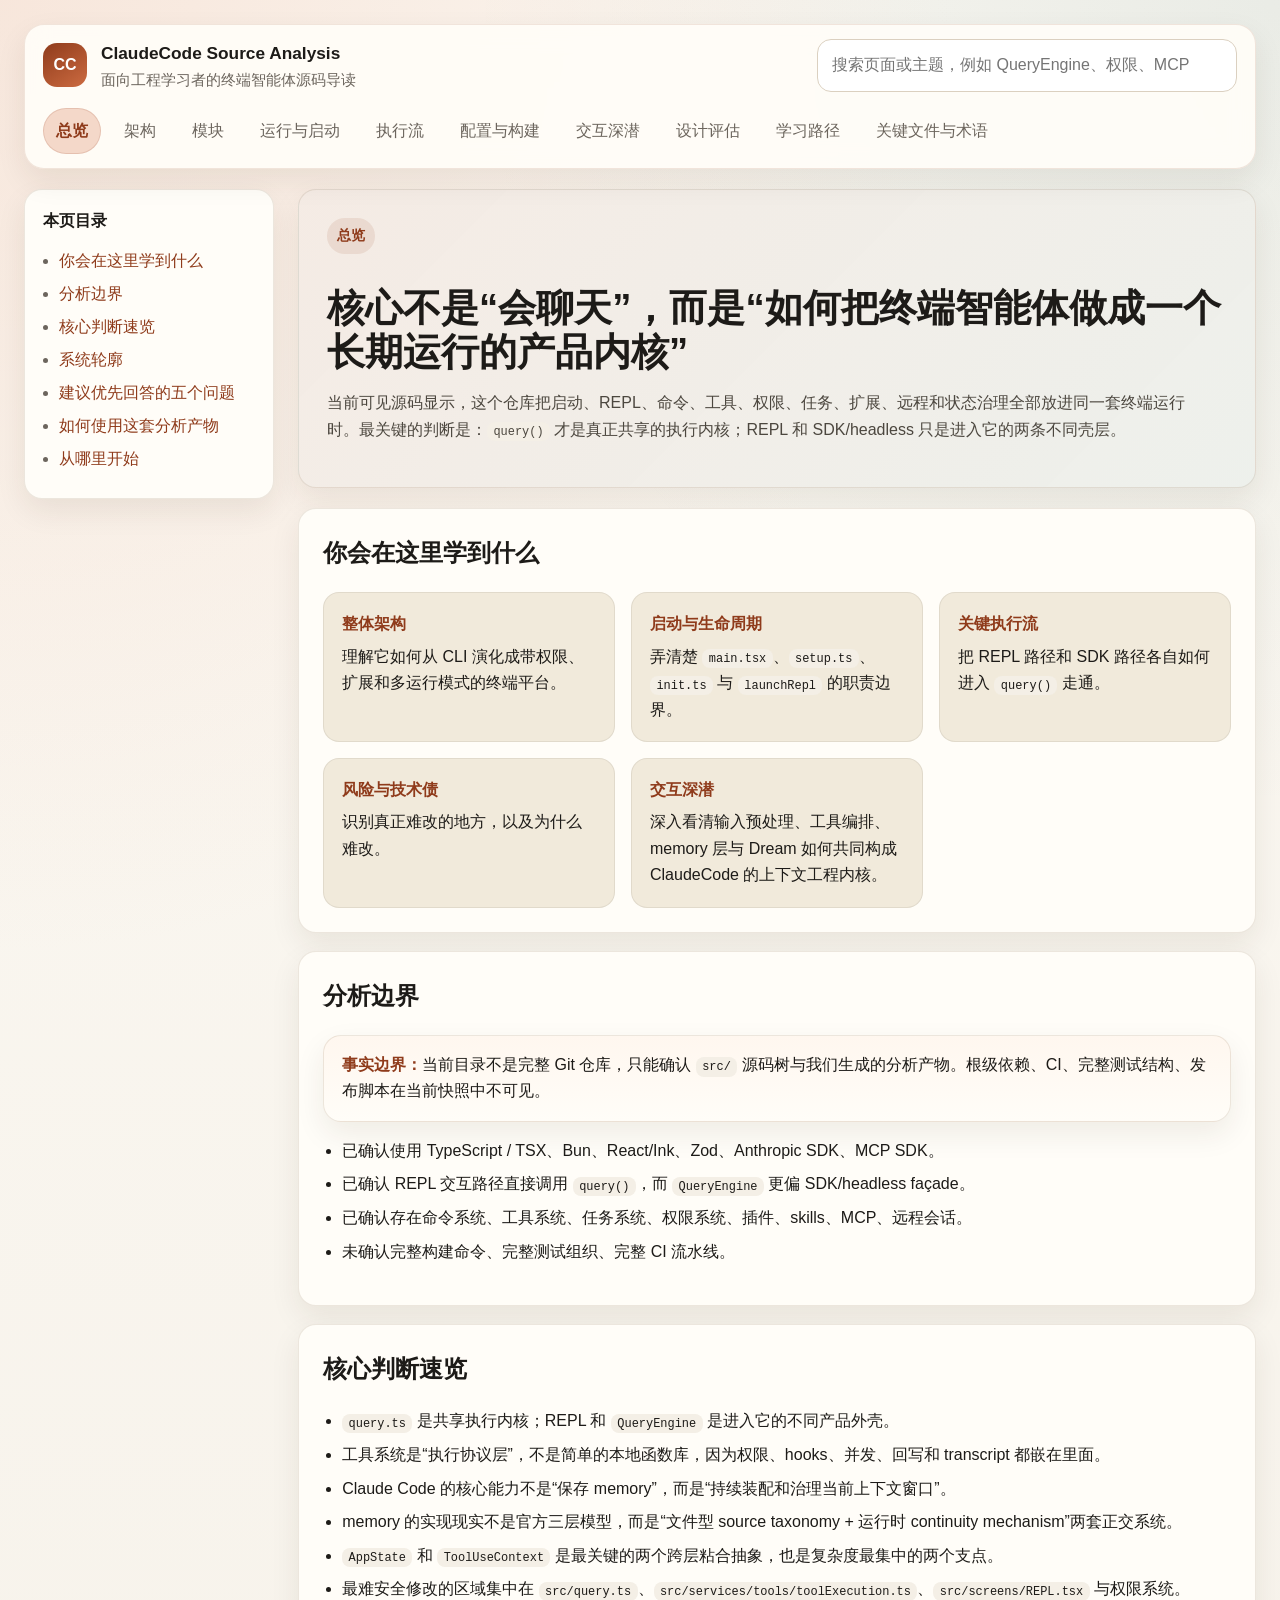
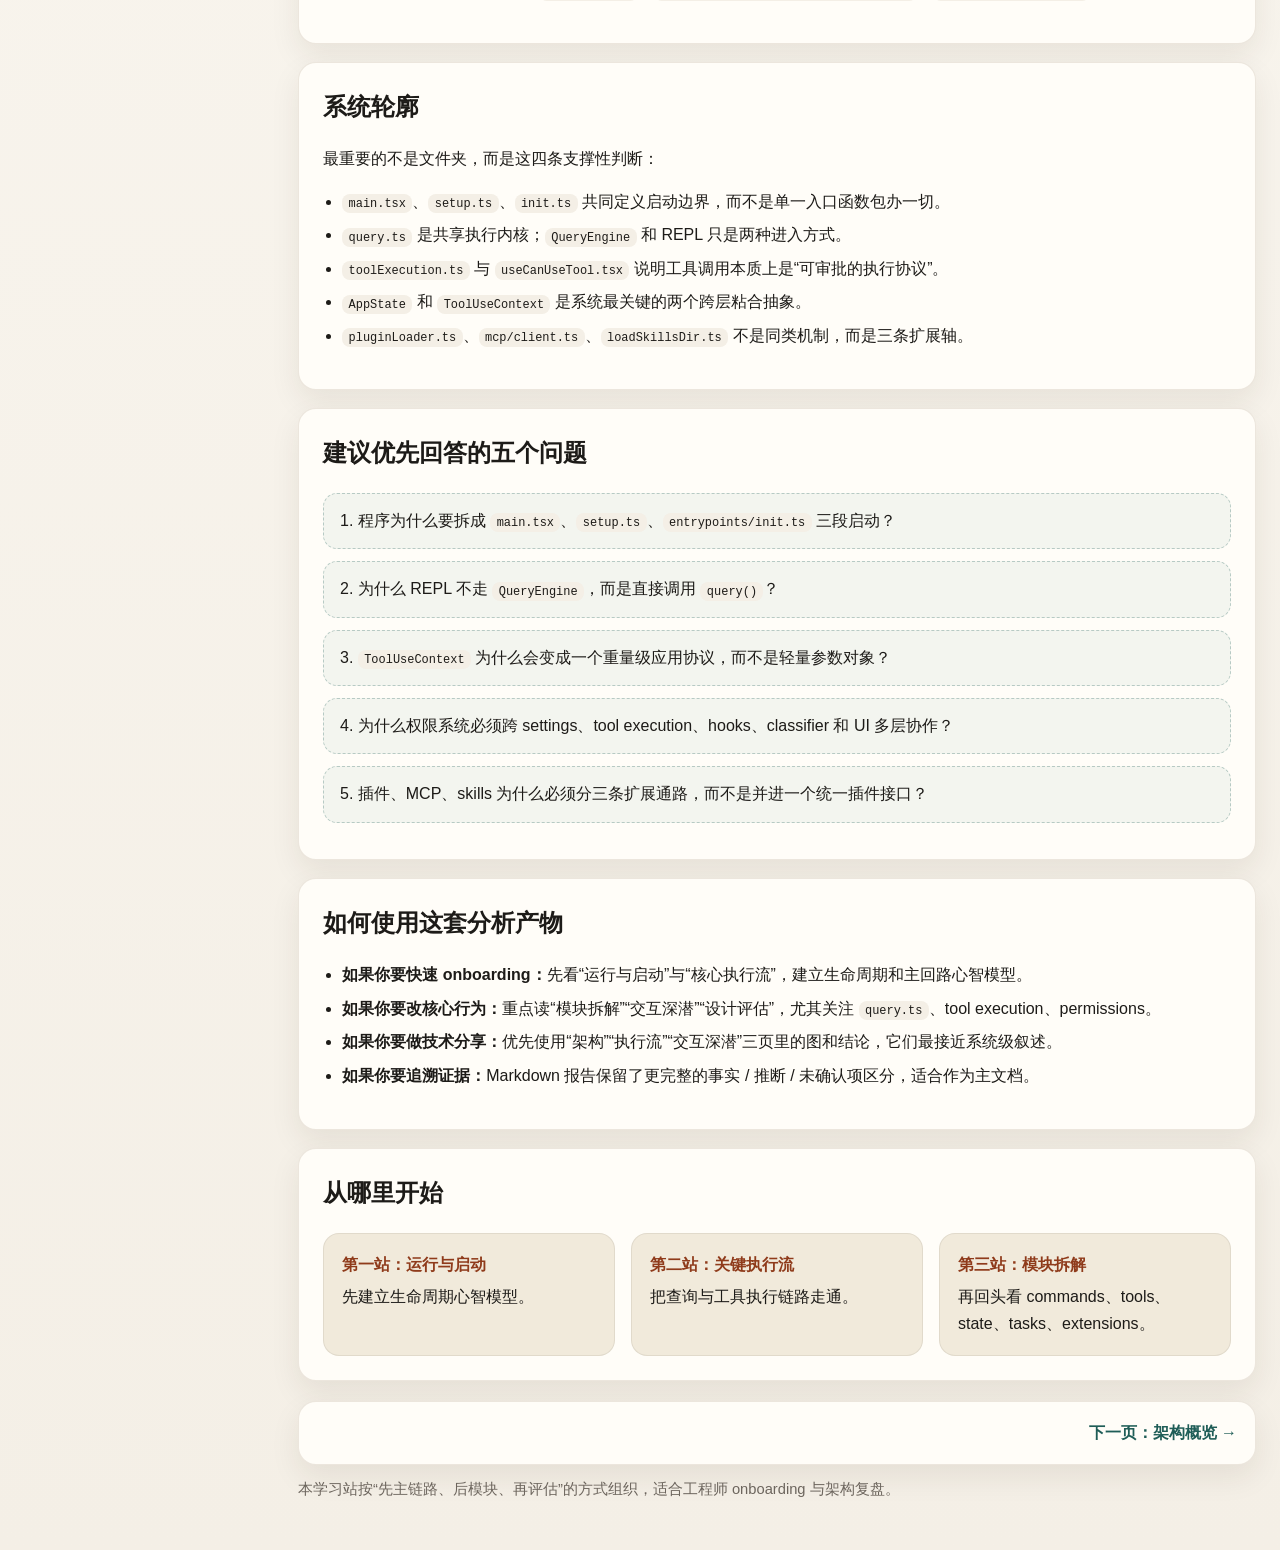
<file: docs/index.html>
<!doctype html>
<html lang="zh-CN">
<head>
  <meta charset="utf-8">
  <meta name="viewport" content="width=device-width, initial-scale=1">
  <title>ClaudeCode Source Analysis</title>
  <link rel="stylesheet" href="assets/styles.css">
</head>
<body data-page="home">
  <div class="site-shell">
    <header class="topbar">
      <div class="brand-row">
        <div class="brand">
          <div class="brand-mark">CC</div>
          <div>
            <h1>ClaudeCode Source Analysis</h1>
            <p>面向工程学习者的终端智能体源码导读</p>
          </div>
        </div>
        <div class="search-box">
          <input id="searchInput" type="search" placeholder="搜索页面或主题，例如 QueryEngine、权限、MCP">
          <div id="searchResults" class="search-results"></div>
        </div>
      </div>
      <nav class="topnav">
        <a href="index.html" data-page="home">总览</a>
        <a href="architecture.html" data-page="architecture">架构</a>
        <a href="modules.html" data-page="modules">模块</a>
        <a href="runtime.html" data-page="runtime">运行与启动</a>
        <a href="flows.html" data-page="flows">执行流</a>
        <a href="config-build.html" data-page="config">配置与构建</a>
        <a href="understanding-memory.html" data-page="understanding">交互深潜</a>
        <a href="evaluation.html" data-page="evaluation">设计评估</a>
        <a href="learning-path.html" data-page="learning">学习路径</a>
        <a href="files-glossary.html" data-page="files">关键文件与术语</a>
      </nav>
    </header>

    <div class="layout">
      <aside class="sidebar">
        <h2>本页目录</h2>
        <div id="toc"></div>
      </aside>

      <main class="content">
        <section class="hero">
          <div class="eyebrow">总览</div>
          <h2>核心不是“会聊天”，而是“如何把终端智能体做成一个长期运行的产品内核”</h2>
          <p>当前可见源码显示，这个仓库把启动、REPL、命令、工具、权限、任务、扩展、远程和状态治理全部放进同一套终端运行时。最关键的判断是：<code>query()</code> 才是真正共享的执行内核；REPL 和 SDK/headless 只是进入它的两条不同壳层。</p>
        </section>

        <section class="content-card">
          <h2 id="what">你会在这里学到什么</h2>
          <div class="grid">
            <a class="card-link" href="architecture.html">
              <strong>整体架构</strong>
              理解它如何从 CLI 演化成带权限、扩展和多运行模式的终端平台。
            </a>
            <a class="card-link" href="runtime.html">
              <strong>启动与生命周期</strong>
              弄清楚 <code>main.tsx</code>、<code>setup.ts</code>、<code>init.ts</code> 与 <code>launchRepl</code> 的职责边界。
            </a>
            <a class="card-link" href="flows.html">
              <strong>关键执行流</strong>
              把 REPL 路径和 SDK 路径各自如何进入 <code>query()</code> 走通。
            </a>
            <a class="card-link" href="evaluation.html">
              <strong>风险与技术债</strong>
              识别真正难改的地方，以及为什么难改。
            </a>
            <a class="card-link" href="understanding-memory.html">
              <strong>交互深潜</strong>
              深入看清输入预处理、工具编排、memory 层与 Dream 如何共同构成 ClaudeCode 的上下文工程内核。
            </a>
          </div>
        </section>

        <section class="content-card">
          <h2 id="boundary">分析边界</h2>
          <div class="callout">
            <strong>事实边界：</strong>当前目录不是完整 Git 仓库，只能确认 <code>src/</code> 源码树与我们生成的分析产物。根级依赖、CI、完整测试结构、发布脚本在当前快照中不可见。
          </div>
          <ul class="fact-list">
            <li>已确认使用 TypeScript / TSX、Bun、React/Ink、Zod、Anthropic SDK、MCP SDK。</li>
            <li>已确认 REPL 交互路径直接调用 <code>query()</code>，而 <code>QueryEngine</code> 更偏 SDK/headless façade。</li>
            <li>已确认存在命令系统、工具系统、任务系统、权限系统、插件、skills、MCP、远程会话。</li>
            <li>未确认完整构建命令、完整测试组织、完整 CI 流水线。</li>
          </ul>
        </section>

        <section class="content-card">
          <h2 id="judgements">核心判断速览</h2>
          <ul class="check-list">
            <li><code>query.ts</code> 是共享执行内核；REPL 和 <code>QueryEngine</code> 是进入它的不同产品外壳。</li>
            <li>工具系统是“执行协议层”，不是简单的本地函数库，因为权限、hooks、并发、回写和 transcript 都嵌在里面。</li>
            <li>Claude Code 的核心能力不是“保存 memory”，而是“持续装配和治理当前上下文窗口”。</li>
            <li>memory 的实现现实不是官方三层模型，而是“文件型 source taxonomy + 运行时 continuity mechanism”两套正交系统。</li>
            <li><code>AppState</code> 和 <code>ToolUseContext</code> 是最关键的两个跨层粘合抽象，也是复杂度最集中的两个支点。</li>
            <li>最难安全修改的区域集中在 <code>src/query.ts</code>、<code>src/services/tools/toolExecution.ts</code>、<code>src/screens/REPL.tsx</code> 与权限系统。</li>
          </ul>
        </section>

        <section class="content-card">
          <h2 id="shape">系统轮廓</h2>
          <p>最重要的不是文件夹，而是这四条支撑性判断：</p>
          <ul class="check-list">
            <li><code>main.tsx</code>、<code>setup.ts</code>、<code>init.ts</code> 共同定义启动边界，而不是单一入口函数包办一切。</li>
            <li><code>query.ts</code> 是共享执行内核；<code>QueryEngine</code> 和 REPL 只是两种进入方式。</li>
            <li><code>toolExecution.ts</code> 与 <code>useCanUseTool.tsx</code> 说明工具调用本质上是“可审批的执行协议”。</li>
            <li><code>AppState</code> 和 <code>ToolUseContext</code> 是系统最关键的两个跨层粘合抽象。</li>
            <li><code>pluginLoader.ts</code>、<code>mcp/client.ts</code>、<code>loadSkillsDir.ts</code> 不是同类机制，而是三条扩展轴。</li>
          </ul>
        </section>

        <section class="content-card">
          <h2 id="priorities">建议优先回答的五个问题</h2>
          <div class="question-box">1. 程序为什么要拆成 <code>main.tsx</code>、<code>setup.ts</code>、<code>entrypoints/init.ts</code> 三段启动？</div>
          <div class="question-box">2. 为什么 REPL 不走 <code>QueryEngine</code>，而是直接调用 <code>query()</code>？</div>
          <div class="question-box">3. <code>ToolUseContext</code> 为什么会变成一个重量级应用协议，而不是轻量参数对象？</div>
          <div class="question-box">4. 为什么权限系统必须跨 settings、tool execution、hooks、classifier 和 UI 多层协作？</div>
          <div class="question-box">5. 插件、MCP、skills 为什么必须分三条扩展通路，而不是并进一个统一插件接口？</div>
        </section>

        <section class="content-card">
          <h2 id="method">如何使用这套分析产物</h2>
          <ul class="fact-list">
            <li><strong>如果你要快速 onboarding：</strong>先看“运行与启动”与“核心执行流”，建立生命周期和主回路心智模型。</li>
            <li><strong>如果你要改核心行为：</strong>重点读“模块拆解”“交互深潜”“设计评估”，尤其关注 <code>query.ts</code>、tool execution、permissions。</li>
            <li><strong>如果你要做技术分享：</strong>优先使用“架构”“执行流”“交互深潜”三页里的图和结论，它们最接近系统级叙述。</li>
            <li><strong>如果你要追溯证据：</strong>Markdown 报告保留了更完整的事实 / 推断 / 未确认项区分，适合作为主文档。</li>
          </ul>
        </section>

        <section class="content-card">
          <h2 id="start">从哪里开始</h2>
          <div class="grid">
            <a class="card-link" href="runtime.html">
              <strong>第一站：运行与启动</strong>
              先建立生命周期心智模型。
            </a>
            <a class="card-link" href="flows.html">
              <strong>第二站：关键执行流</strong>
              把查询与工具执行链路走通。
            </a>
            <a class="card-link" href="modules.html">
              <strong>第三站：模块拆解</strong>
              再回头看 commands、tools、state、tasks、extensions。
            </a>
          </div>
        </section>

        <div class="next-prev">
          <span></span>
          <a href="architecture.html">下一页：架构概览 →</a>
        </div>
        <div class="footer-note">本学习站按“先主链路、后模块、再评估”的方式组织，适合工程师 onboarding 与架构复盘。</div>
      </main>
    </div>
  </div>
  <script src="assets/search-index.js"></script>
  <script src="assets/app.js"></script>
</body>
</html>
</file>
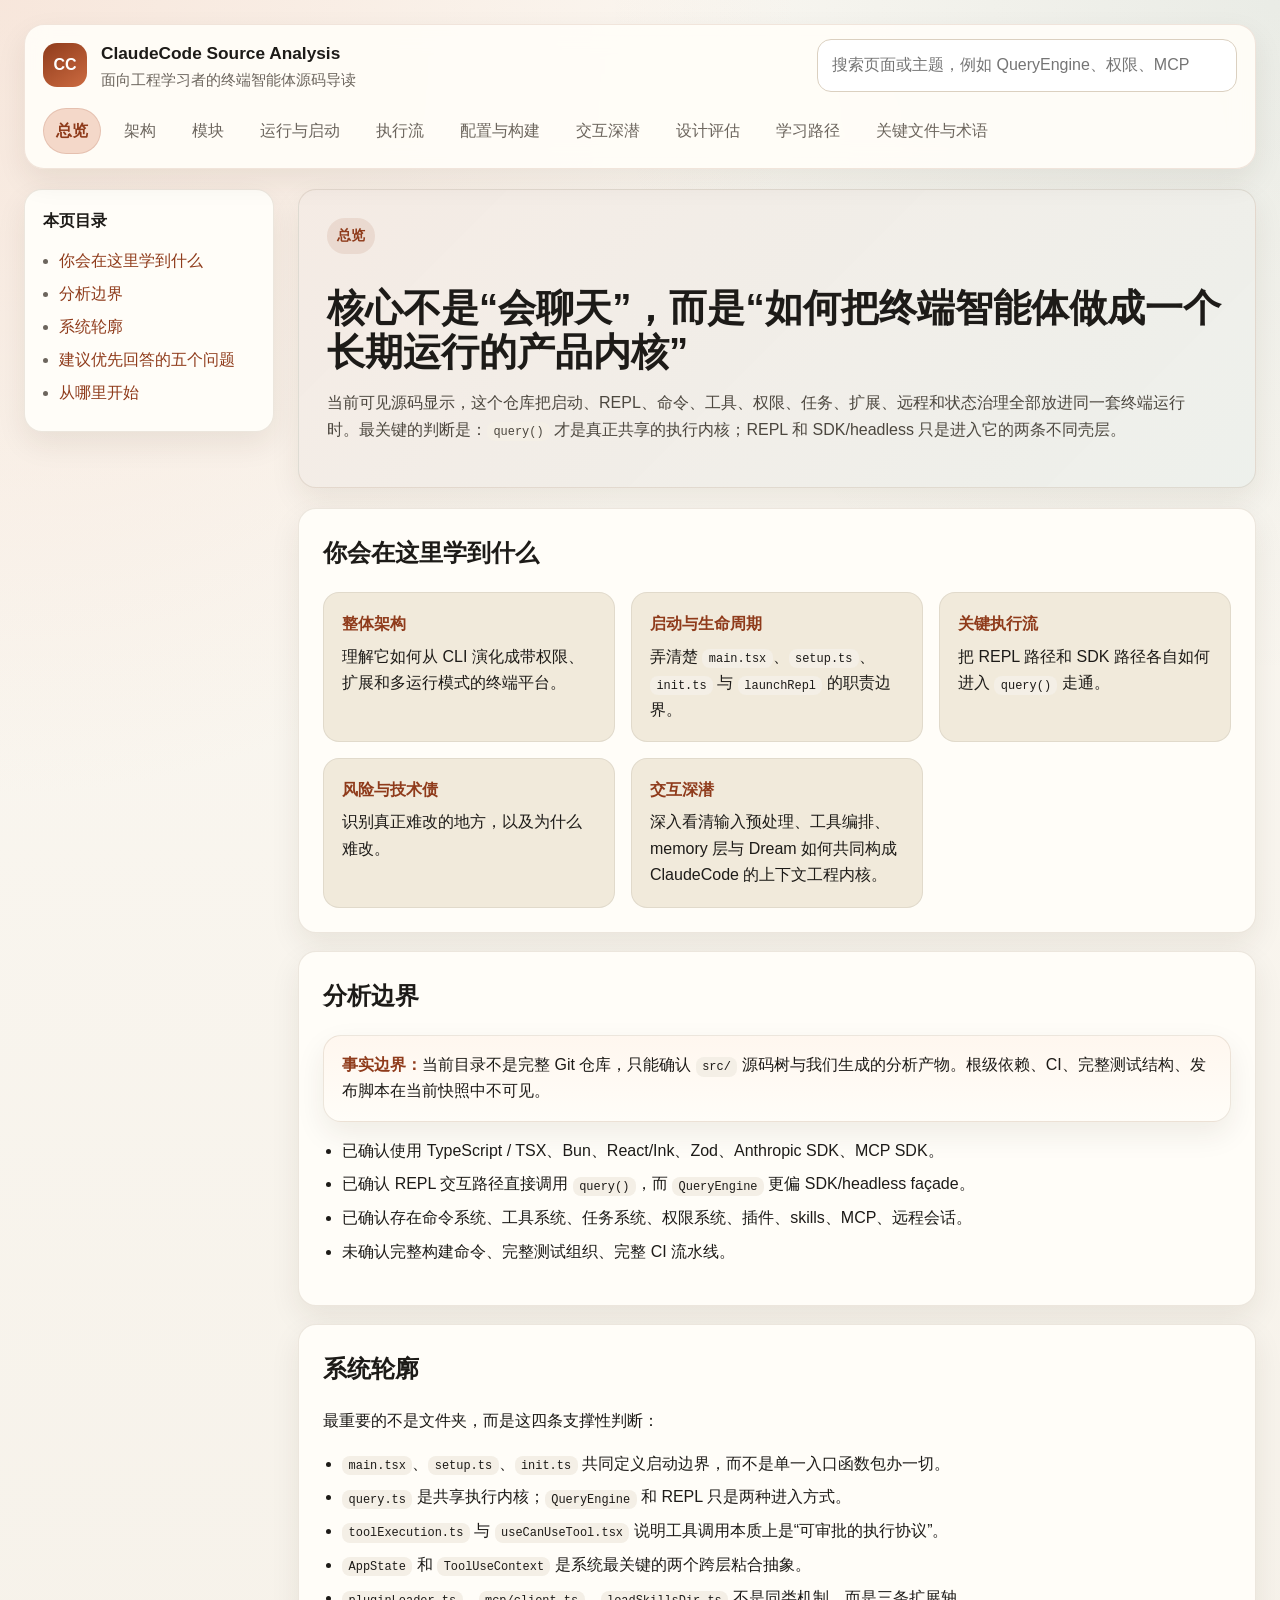
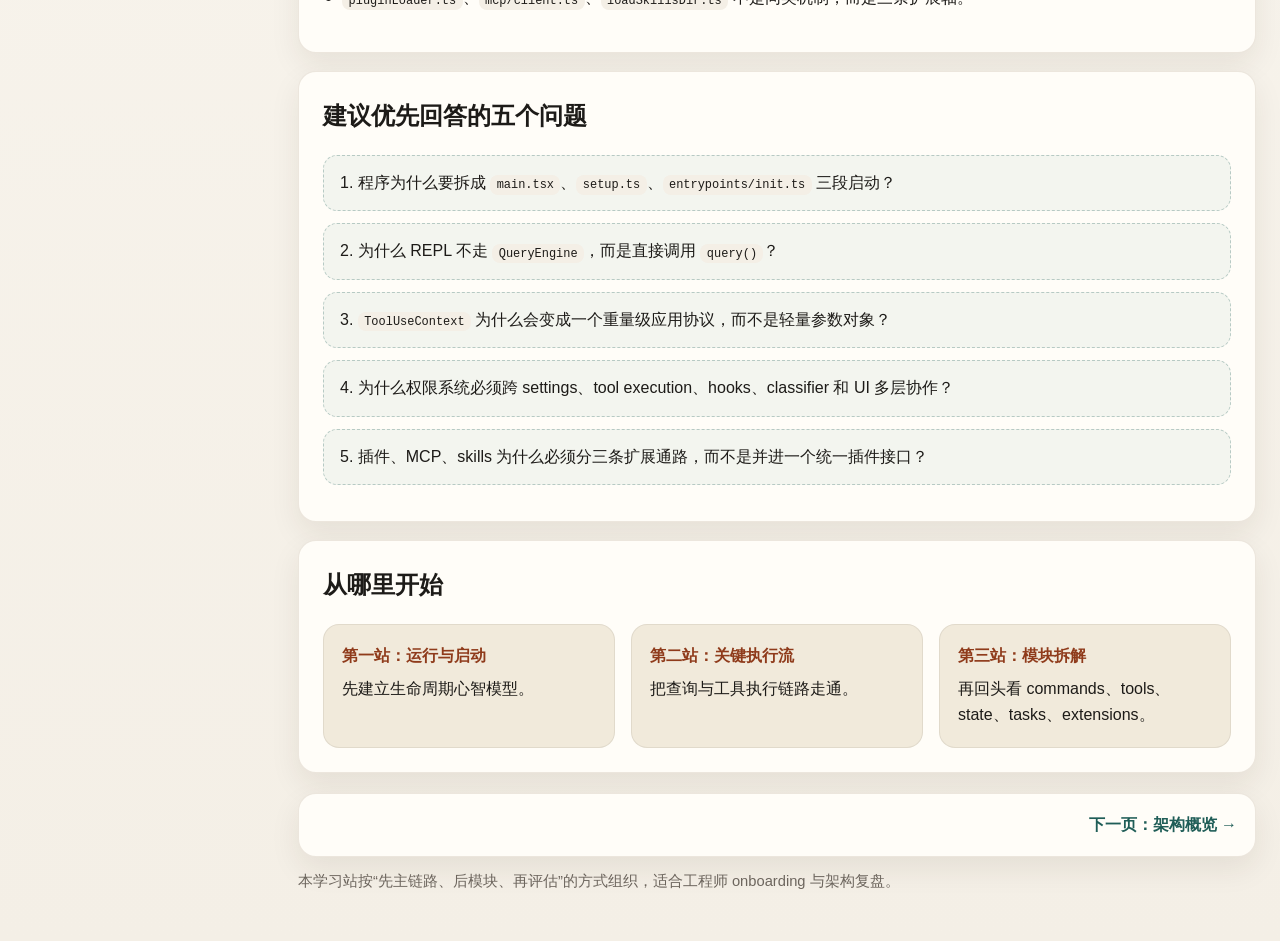
<file: learning-site/index.html>
<!doctype html>
<html lang="zh-CN">
<head>
  <meta charset="utf-8">
  <meta name="viewport" content="width=device-width, initial-scale=1">
  <title>ClaudeCode Source Analysis</title>
  <link rel="stylesheet" href="assets/styles.css">
</head>
<body data-page="home">
  <div class="site-shell">
    <header class="topbar">
      <div class="brand-row">
        <div class="brand">
          <div class="brand-mark">CC</div>
          <div>
            <h1>ClaudeCode Source Analysis</h1>
            <p>面向工程学习者的终端智能体源码导读</p>
          </div>
        </div>
        <div class="search-box">
          <input id="searchInput" type="search" placeholder="搜索页面或主题，例如 QueryEngine、权限、MCP">
          <div id="searchResults" class="search-results"></div>
        </div>
      </div>
      <nav class="topnav">
        <a href="index.html" data-page="home">总览</a>
        <a href="architecture.html" data-page="architecture">架构</a>
        <a href="modules.html" data-page="modules">模块</a>
        <a href="runtime.html" data-page="runtime">运行与启动</a>
        <a href="flows.html" data-page="flows">执行流</a>
        <a href="config-build.html" data-page="config">配置与构建</a>
        <a href="understanding-memory.html" data-page="understanding">交互深潜</a>
        <a href="evaluation.html" data-page="evaluation">设计评估</a>
        <a href="learning-path.html" data-page="learning">学习路径</a>
        <a href="files-glossary.html" data-page="files">关键文件与术语</a>
      </nav>
    </header>

    <div class="layout">
      <aside class="sidebar">
        <h2>本页目录</h2>
        <div id="toc"></div>
      </aside>

      <main class="content">
        <section class="hero">
          <div class="eyebrow">总览</div>
          <h2>核心不是“会聊天”，而是“如何把终端智能体做成一个长期运行的产品内核”</h2>
          <p>当前可见源码显示，这个仓库把启动、REPL、命令、工具、权限、任务、扩展、远程和状态治理全部放进同一套终端运行时。最关键的判断是：<code>query()</code> 才是真正共享的执行内核；REPL 和 SDK/headless 只是进入它的两条不同壳层。</p>
        </section>

        <section class="content-card">
          <h2 id="what">你会在这里学到什么</h2>
          <div class="grid">
            <a class="card-link" href="architecture.html">
              <strong>整体架构</strong>
              理解它如何从 CLI 演化成带权限、扩展和多运行模式的终端平台。
            </a>
            <a class="card-link" href="runtime.html">
              <strong>启动与生命周期</strong>
              弄清楚 <code>main.tsx</code>、<code>setup.ts</code>、<code>init.ts</code> 与 <code>launchRepl</code> 的职责边界。
            </a>
            <a class="card-link" href="flows.html">
              <strong>关键执行流</strong>
              把 REPL 路径和 SDK 路径各自如何进入 <code>query()</code> 走通。
            </a>
            <a class="card-link" href="evaluation.html">
              <strong>风险与技术债</strong>
              识别真正难改的地方，以及为什么难改。
            </a>
            <a class="card-link" href="understanding-memory.html">
              <strong>交互深潜</strong>
              深入看清输入预处理、工具编排、memory 层与 Dream 如何共同构成 ClaudeCode 的上下文工程内核。
            </a>
          </div>
        </section>

        <section class="content-card">
          <h2 id="boundary">分析边界</h2>
          <div class="callout">
            <strong>事实边界：</strong>当前目录不是完整 Git 仓库，只能确认 <code>src/</code> 源码树与我们生成的分析产物。根级依赖、CI、完整测试结构、发布脚本在当前快照中不可见。
          </div>
          <ul class="fact-list">
            <li>已确认使用 TypeScript / TSX、Bun、React/Ink、Zod、Anthropic SDK、MCP SDK。</li>
            <li>已确认 REPL 交互路径直接调用 <code>query()</code>，而 <code>QueryEngine</code> 更偏 SDK/headless façade。</li>
            <li>已确认存在命令系统、工具系统、任务系统、权限系统、插件、skills、MCP、远程会话。</li>
            <li>未确认完整构建命令、完整测试组织、完整 CI 流水线。</li>
          </ul>
        </section>

        <section class="content-card">
          <h2 id="shape">系统轮廓</h2>
          <p>最重要的不是文件夹，而是这四条支撑性判断：</p>
          <ul class="check-list">
            <li><code>main.tsx</code>、<code>setup.ts</code>、<code>init.ts</code> 共同定义启动边界，而不是单一入口函数包办一切。</li>
            <li><code>query.ts</code> 是共享执行内核；<code>QueryEngine</code> 和 REPL 只是两种进入方式。</li>
            <li><code>toolExecution.ts</code> 与 <code>useCanUseTool.tsx</code> 说明工具调用本质上是“可审批的执行协议”。</li>
            <li><code>AppState</code> 和 <code>ToolUseContext</code> 是系统最关键的两个跨层粘合抽象。</li>
            <li><code>pluginLoader.ts</code>、<code>mcp/client.ts</code>、<code>loadSkillsDir.ts</code> 不是同类机制，而是三条扩展轴。</li>
          </ul>
        </section>

        <section class="content-card">
          <h2 id="priorities">建议优先回答的五个问题</h2>
          <div class="question-box">1. 程序为什么要拆成 <code>main.tsx</code>、<code>setup.ts</code>、<code>entrypoints/init.ts</code> 三段启动？</div>
          <div class="question-box">2. 为什么 REPL 不走 <code>QueryEngine</code>，而是直接调用 <code>query()</code>？</div>
          <div class="question-box">3. <code>ToolUseContext</code> 为什么会变成一个重量级应用协议，而不是轻量参数对象？</div>
          <div class="question-box">4. 为什么权限系统必须跨 settings、tool execution、hooks、classifier 和 UI 多层协作？</div>
          <div class="question-box">5. 插件、MCP、skills 为什么必须分三条扩展通路，而不是并进一个统一插件接口？</div>
        </section>

        <section class="content-card">
          <h2 id="start">从哪里开始</h2>
          <div class="grid">
            <a class="card-link" href="runtime.html">
              <strong>第一站：运行与启动</strong>
              先建立生命周期心智模型。
            </a>
            <a class="card-link" href="flows.html">
              <strong>第二站：关键执行流</strong>
              把查询与工具执行链路走通。
            </a>
            <a class="card-link" href="modules.html">
              <strong>第三站：模块拆解</strong>
              再回头看 commands、tools、state、tasks、extensions。
            </a>
          </div>
        </section>

        <div class="next-prev">
          <span></span>
          <a href="architecture.html">下一页：架构概览 →</a>
        </div>
        <div class="footer-note">本学习站按“先主链路、后模块、再评估”的方式组织，适合工程师 onboarding 与架构复盘。</div>
      </main>
    </div>
  </div>
  <script src="assets/search-index.js"></script>
  <script src="assets/app.js"></script>
</body>
</html>
</file>
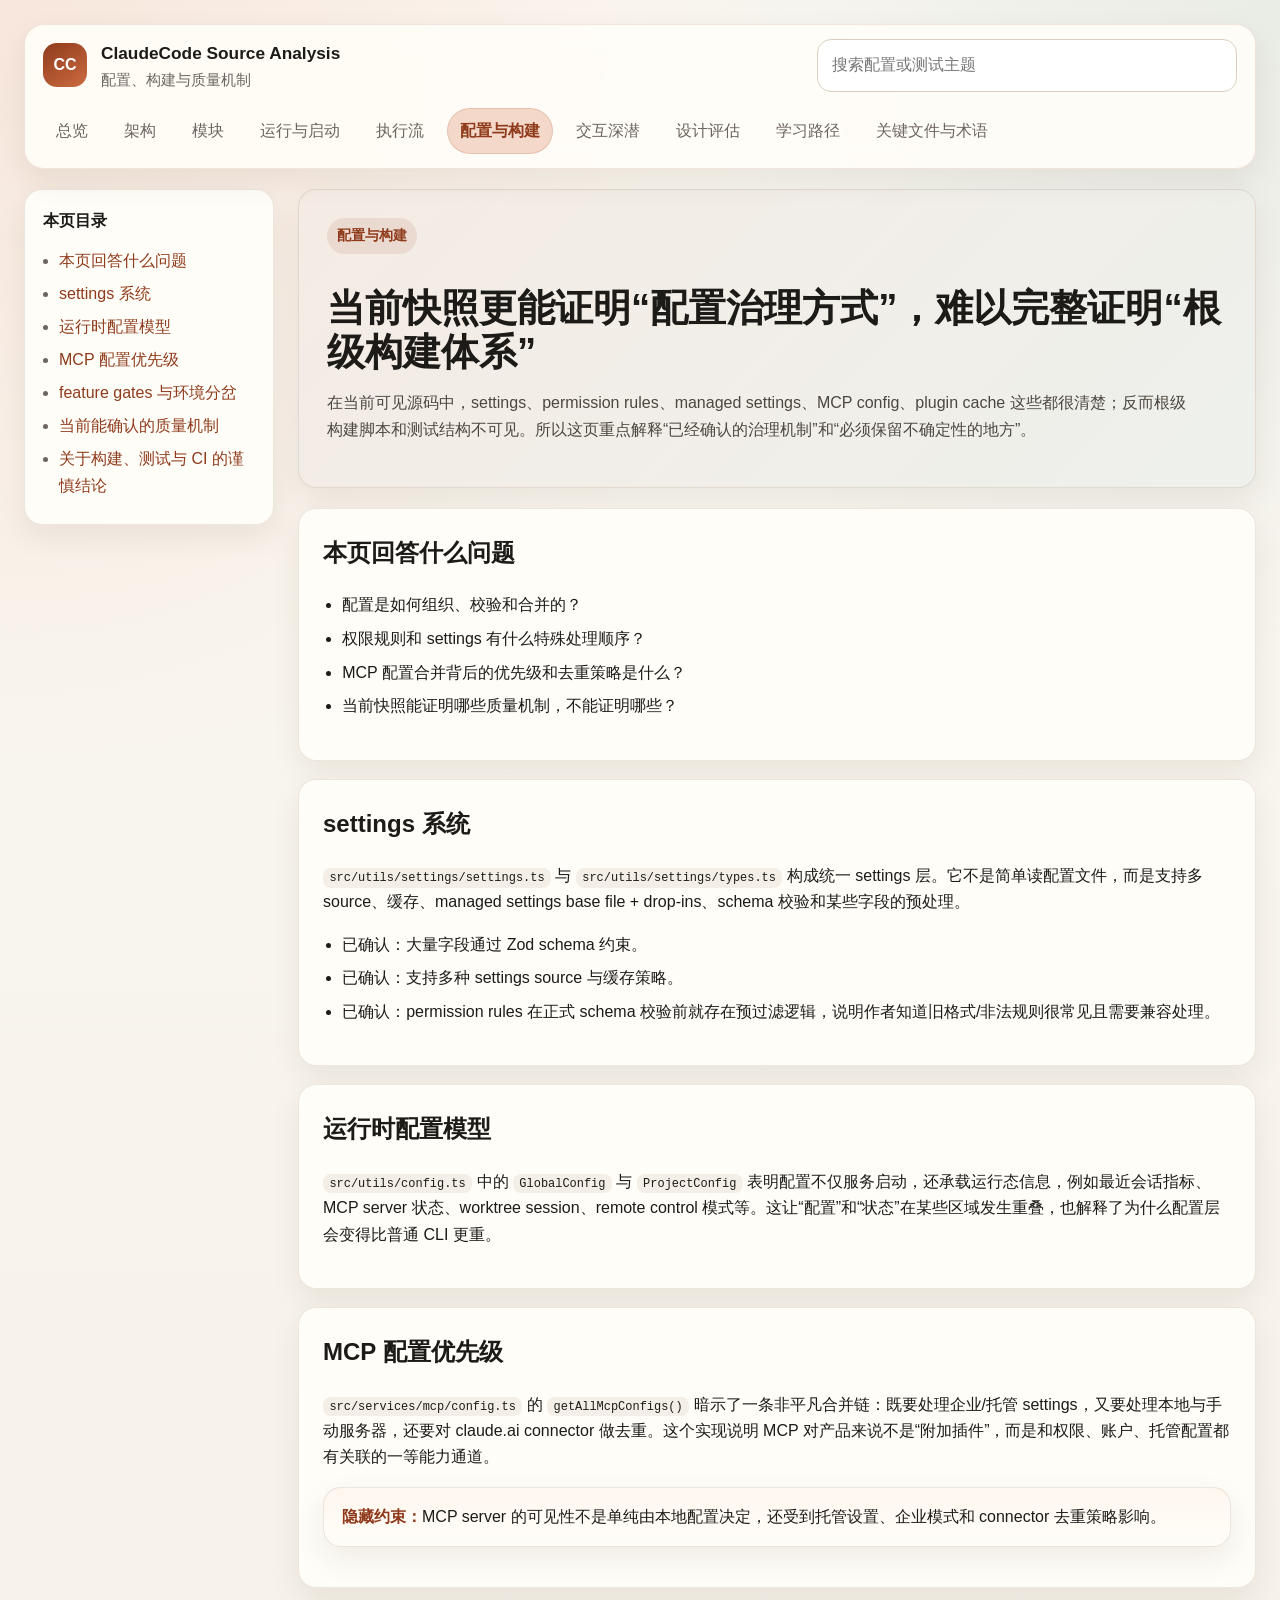
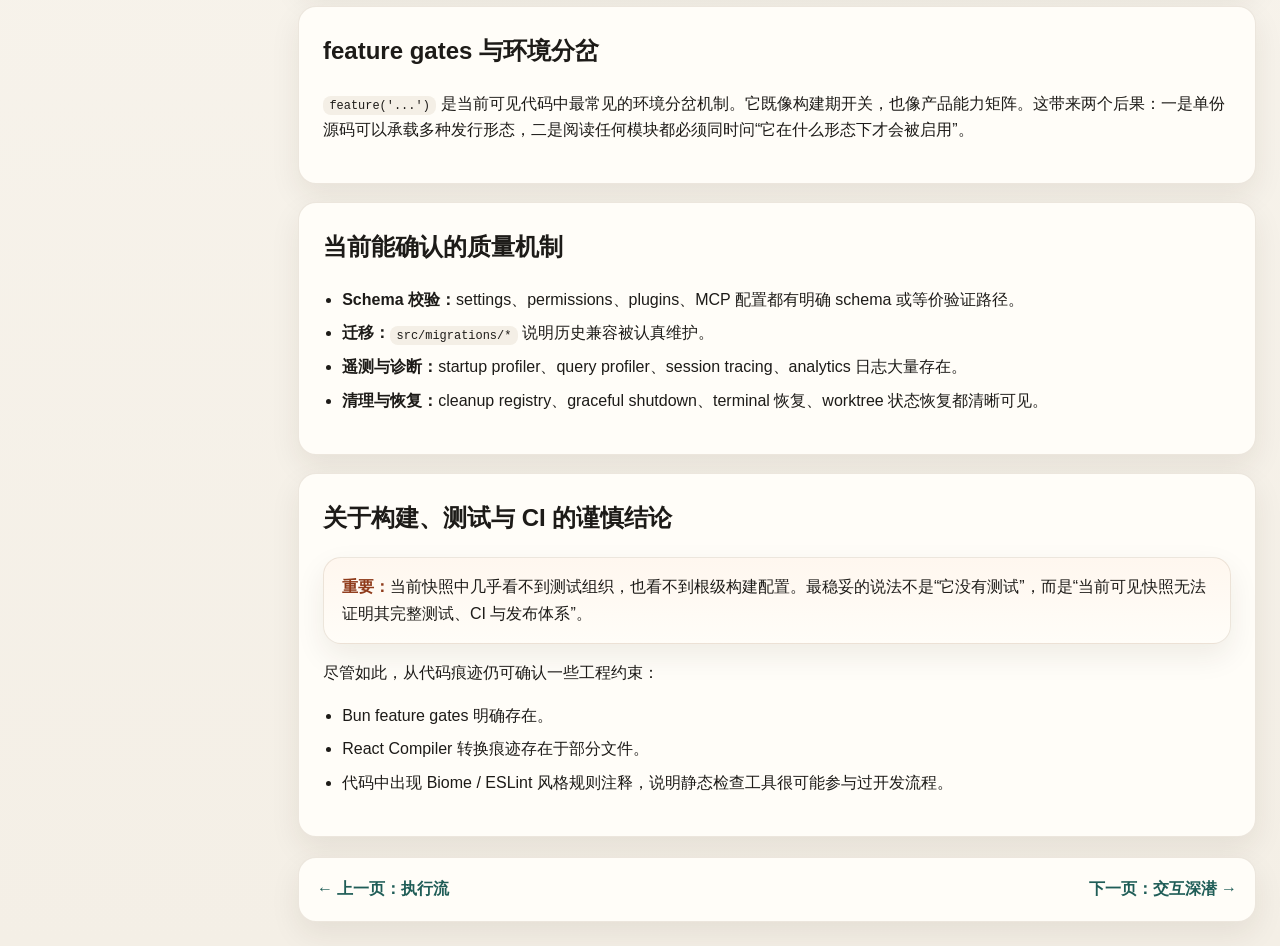
<file: docs/config-build.html>
<!doctype html>
<html lang="zh-CN">
<head>
  <meta charset="utf-8">
  <meta name="viewport" content="width=device-width, initial-scale=1">
  <title>ClaudeCode Source Analysis</title>
  <link rel="stylesheet" href="assets/styles.css">
</head>
<body data-page="config">
  <div class="site-shell">
    <header class="topbar">
      <div class="brand-row">
        <div class="brand"><div class="brand-mark">CC</div><div><h1>ClaudeCode Source Analysis</h1><p>配置、构建与质量机制</p></div></div>
        <div class="search-box"><input id="searchInput" type="search" placeholder="搜索配置或测试主题"><div id="searchResults" class="search-results"></div></div>
      </div>
      <nav class="topnav">
        <a href="index.html" data-page="home">总览</a>
        <a href="architecture.html" data-page="architecture">架构</a>
        <a href="modules.html" data-page="modules">模块</a>
        <a href="runtime.html" data-page="runtime">运行与启动</a>
        <a href="flows.html" data-page="flows">执行流</a>
        <a href="config-build.html" data-page="config">配置与构建</a>
        <a href="understanding-memory.html" data-page="understanding">交互深潜</a>
        <a href="evaluation.html" data-page="evaluation">设计评估</a>
        <a href="learning-path.html" data-page="learning">学习路径</a>
        <a href="files-glossary.html" data-page="files">关键文件与术语</a>
      </nav>
    </header>
    <div class="layout">
      <aside class="sidebar"><h2>本页目录</h2><div id="toc"></div></aside>
      <main class="content">
        <section class="hero">
          <div class="eyebrow">配置与构建</div>
          <h2>当前快照更能证明“配置治理方式”，难以完整证明“根级构建体系”</h2>
          <p>在当前可见源码中，settings、permission rules、managed settings、MCP config、plugin cache 这些都很清楚；反而根级构建脚本和测试结构不可见。所以这页重点解释“已经确认的治理机制”和“必须保留不确定性的地方”。</p>
        </section>

        <section class="content-card">
          <h2 id="questions">本页回答什么问题</h2>
          <ul class="check-list">
            <li>配置是如何组织、校验和合并的？</li>
            <li>权限规则和 settings 有什么特殊处理顺序？</li>
            <li>MCP 配置合并背后的优先级和去重策略是什么？</li>
            <li>当前快照能证明哪些质量机制，不能证明哪些？</li>
          </ul>
        </section>

        <section class="content-card">
          <h2 id="settings">settings 系统</h2>
          <p><code>src/utils/settings/settings.ts</code> 与 <code>src/utils/settings/types.ts</code> 构成统一 settings 层。它不是简单读配置文件，而是支持多 source、缓存、managed settings base file + drop-ins、schema 校验和某些字段的预处理。</p>
          <ul class="fact-list">
            <li>已确认：大量字段通过 Zod schema 约束。</li>
            <li>已确认：支持多种 settings source 与缓存策略。</li>
            <li>已确认：permission rules 在正式 schema 校验前就存在预过滤逻辑，说明作者知道旧格式/非法规则很常见且需要兼容处理。</li>
          </ul>
        </section>

        <section class="content-card">
          <h2 id="config-runtime">运行时配置模型</h2>
          <p><code>src/utils/config.ts</code> 中的 <code>GlobalConfig</code> 与 <code>ProjectConfig</code> 表明配置不仅服务启动，还承载运行态信息，例如最近会话指标、MCP server 状态、worktree session、remote control 模式等。这让“配置”和“状态”在某些区域发生重叠，也解释了为什么配置层会变得比普通 CLI 更重。</p>
        </section>

        <section class="content-card">
          <h2 id="mcp-config">MCP 配置优先级</h2>
          <p><code>src/services/mcp/config.ts</code> 的 <code>getAllMcpConfigs()</code> 暗示了一条非平凡合并链：既要处理企业/托管 settings，又要处理本地与手动服务器，还要对 claude.ai connector 做去重。这个实现说明 MCP 对产品来说不是“附加插件”，而是和权限、账户、托管配置都有关联的一等能力通道。</p>
          <div class="callout"><strong>隐藏约束：</strong>MCP server 的可见性不是单纯由本地配置决定，还受到托管设置、企业模式和 connector 去重策略影响。</div>
        </section>

        <section class="content-card">
          <h2 id="feature-gates">feature gates 与环境分岔</h2>
          <p><code>feature('...')</code> 是当前可见代码中最常见的环境分岔机制。它既像构建期开关，也像产品能力矩阵。这带来两个后果：一是单份源码可以承载多种发行形态，二是阅读任何模块都必须同时问“它在什么形态下才会被启用”。</p>
        </section>

        <section class="content-card">
          <h2 id="quality">当前能确认的质量机制</h2>
          <ul class="check-list">
            <li><strong>Schema 校验：</strong>settings、permissions、plugins、MCP 配置都有明确 schema 或等价验证路径。</li>
            <li><strong>迁移：</strong><code>src/migrations/*</code> 说明历史兼容被认真维护。</li>
            <li><strong>遥测与诊断：</strong>startup profiler、query profiler、session tracing、analytics 日志大量存在。</li>
            <li><strong>清理与恢复：</strong>cleanup registry、graceful shutdown、terminal 恢复、worktree 状态恢复都清晰可见。</li>
          </ul>
        </section>

        <section class="content-card">
          <h2 id="unknowns">关于构建、测试与 CI 的谨慎结论</h2>
          <div class="callout"><strong>重要：</strong>当前快照中几乎看不到测试组织，也看不到根级构建配置。最稳妥的说法不是“它没有测试”，而是“当前可见快照无法证明其完整测试、CI 与发布体系”。</div>
          <p>尽管如此，从代码痕迹仍可确认一些工程约束：</p>
          <ul class="fact-list">
            <li>Bun feature gates 明确存在。</li>
            <li>React Compiler 转换痕迹存在于部分文件。</li>
            <li>代码中出现 Biome / ESLint 风格规则注释，说明静态检查工具很可能参与过开发流程。</li>
          </ul>
        </section>

        <div class="next-prev">
          <a href="flows.html">← 上一页：执行流</a>
          <a href="understanding-memory.html">下一页：交互深潜 →</a>
        </div>
      </main>
    </div>
  </div>
  <script src="assets/search-index.js"></script>
  <script src="assets/app.js"></script>
</body>
</html>
</file>
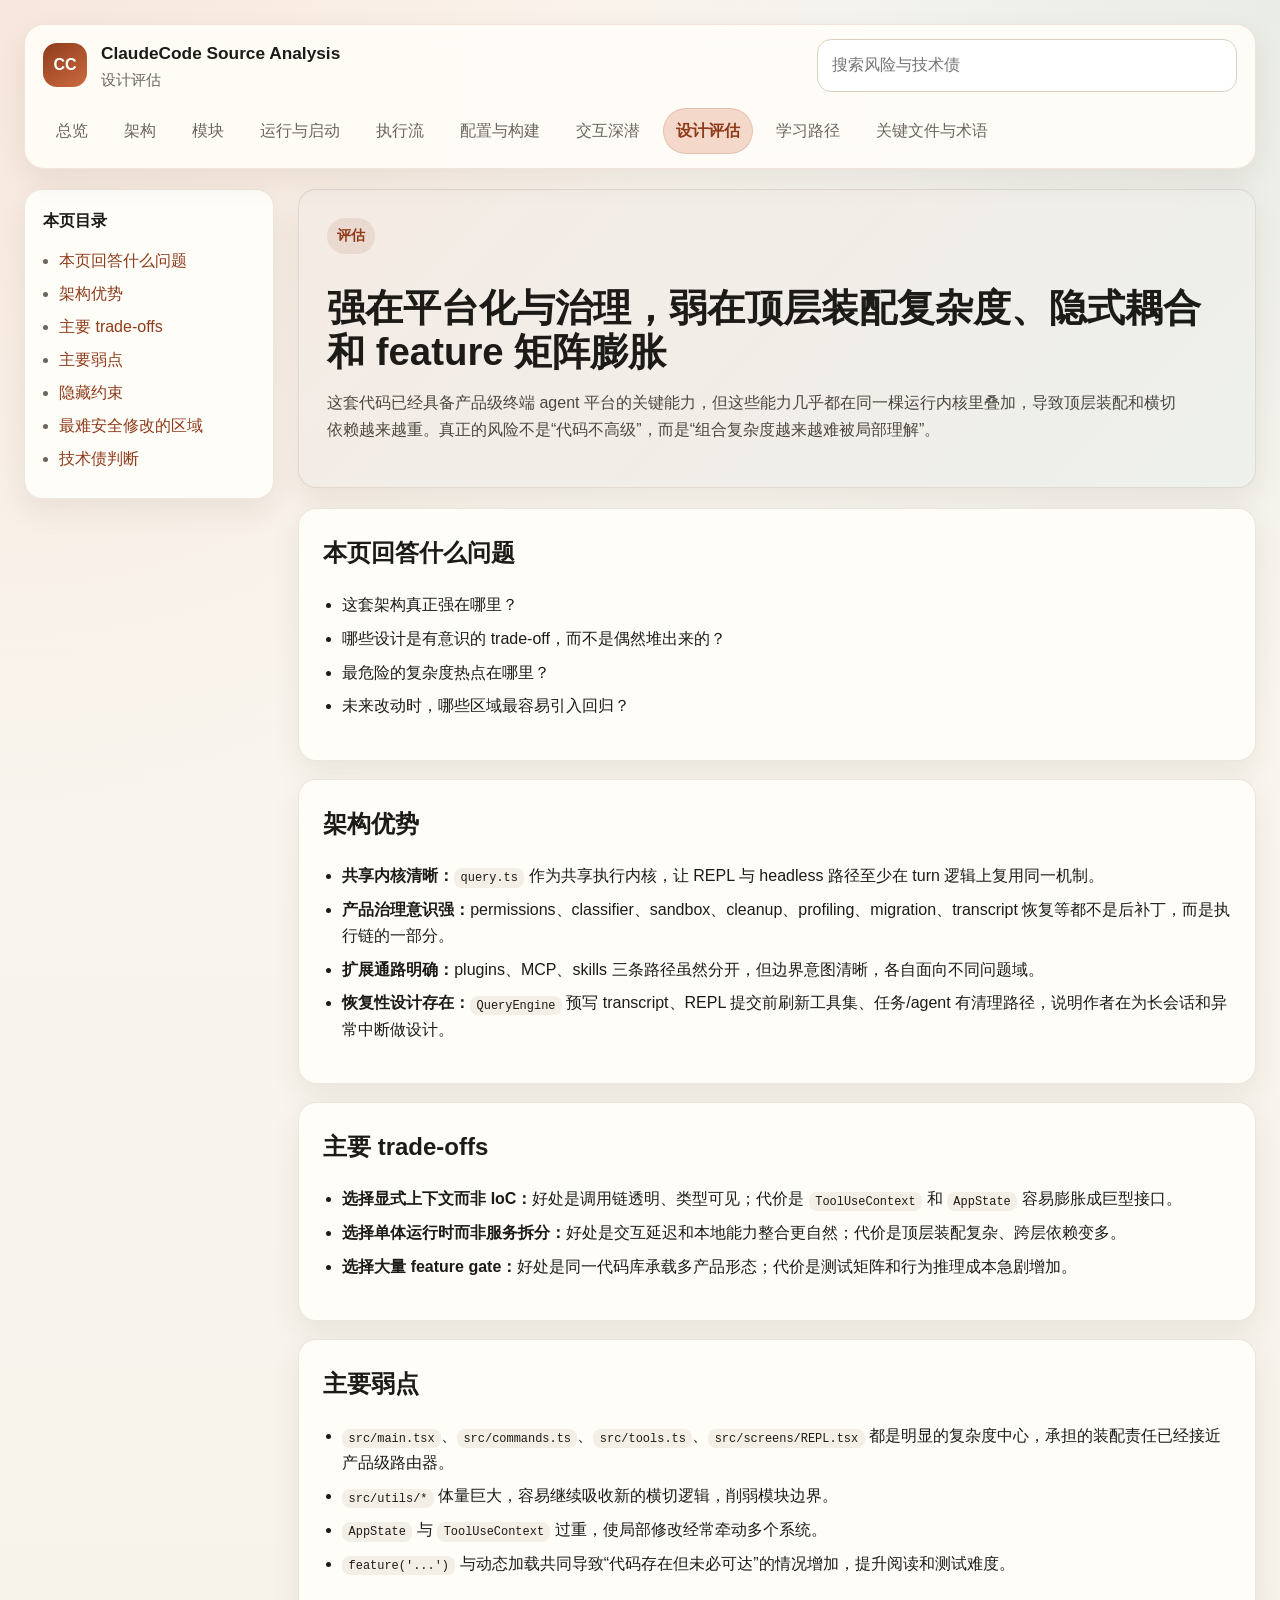
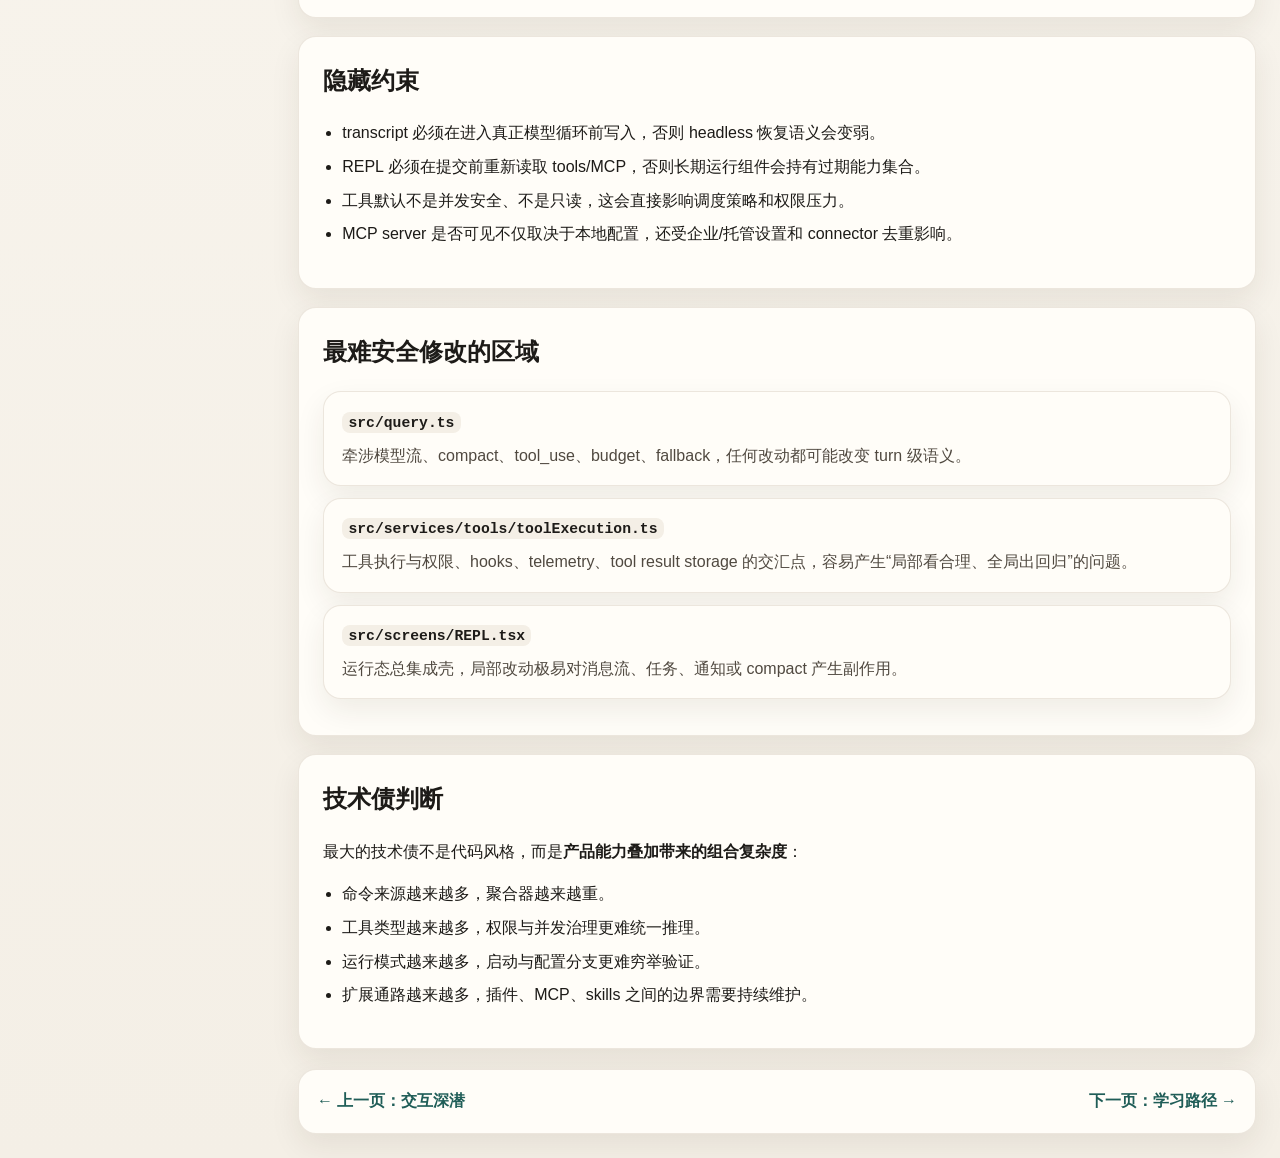
<file: docs/evaluation.html>
<!doctype html>
<html lang="zh-CN">
<head>
  <meta charset="utf-8">
  <meta name="viewport" content="width=device-width, initial-scale=1">
  <title>ClaudeCode Source Analysis</title>
  <link rel="stylesheet" href="assets/styles.css">
</head>
<body data-page="evaluation">
  <div class="site-shell">
    <header class="topbar">
      <div class="brand-row">
        <div class="brand"><div class="brand-mark">CC</div><div><h1>ClaudeCode Source Analysis</h1><p>设计评估</p></div></div>
        <div class="search-box"><input id="searchInput" type="search" placeholder="搜索风险与技术债"><div id="searchResults" class="search-results"></div></div>
      </div>
      <nav class="topnav">
        <a href="index.html" data-page="home">总览</a>
        <a href="architecture.html" data-page="architecture">架构</a>
        <a href="modules.html" data-page="modules">模块</a>
        <a href="runtime.html" data-page="runtime">运行与启动</a>
        <a href="flows.html" data-page="flows">执行流</a>
        <a href="config-build.html" data-page="config">配置与构建</a>
        <a href="understanding-memory.html" data-page="understanding">交互深潜</a>
        <a href="evaluation.html" data-page="evaluation">设计评估</a>
        <a href="learning-path.html" data-page="learning">学习路径</a>
        <a href="files-glossary.html" data-page="files">关键文件与术语</a>
      </nav>
    </header>
    <div class="layout">
      <aside class="sidebar"><h2>本页目录</h2><div id="toc"></div></aside>
      <main class="content">
        <section class="hero">
          <div class="eyebrow">评估</div>
          <h2>强在平台化与治理，弱在顶层装配复杂度、隐式耦合和 feature 矩阵膨胀</h2>
          <p>这套代码已经具备产品级终端 agent 平台的关键能力，但这些能力几乎都在同一棵运行内核里叠加，导致顶层装配和横切依赖越来越重。真正的风险不是“代码不高级”，而是“组合复杂度越来越难被局部理解”。</p>
        </section>

        <section class="content-card">
          <h2 id="questions">本页回答什么问题</h2>
          <ul class="check-list">
            <li>这套架构真正强在哪里？</li>
            <li>哪些设计是有意识的 trade-off，而不是偶然堆出来的？</li>
            <li>最危险的复杂度热点在哪里？</li>
            <li>未来改动时，哪些区域最容易引入回归？</li>
          </ul>
        </section>

        <section class="content-card">
          <h2 id="strengths">架构优势</h2>
          <ul class="check-list">
            <li><strong>共享内核清晰：</strong><code>query.ts</code> 作为共享执行内核，让 REPL 与 headless 路径至少在 turn 逻辑上复用同一机制。</li>
            <li><strong>产品治理意识强：</strong>permissions、classifier、sandbox、cleanup、profiling、migration、transcript 恢复等都不是后补丁，而是执行链的一部分。</li>
            <li><strong>扩展通路明确：</strong>plugins、MCP、skills 三条路径虽然分开，但边界意图清晰，各自面向不同问题域。</li>
            <li><strong>恢复性设计存在：</strong><code>QueryEngine</code> 预写 transcript、REPL 提交前刷新工具集、任务/agent 有清理路径，说明作者在为长会话和异常中断做设计。</li>
          </ul>
        </section>

        <section class="content-card">
          <h2 id="tradeoffs">主要 trade-offs</h2>
          <ul class="fact-list">
            <li><strong>选择显式上下文而非 IoC：</strong>好处是调用链透明、类型可见；代价是 <code>ToolUseContext</code> 和 <code>AppState</code> 容易膨胀成巨型接口。</li>
            <li><strong>选择单体运行时而非服务拆分：</strong>好处是交互延迟和本地能力整合更自然；代价是顶层装配复杂、跨层依赖变多。</li>
            <li><strong>选择大量 feature gate：</strong>好处是同一代码库承载多产品形态；代价是测试矩阵和行为推理成本急剧增加。</li>
          </ul>
        </section>

        <section class="content-card">
          <h2 id="weaknesses">主要弱点</h2>
          <ul class="fact-list">
            <li><code>src/main.tsx</code>、<code>src/commands.ts</code>、<code>src/tools.ts</code>、<code>src/screens/REPL.tsx</code> 都是明显的复杂度中心，承担的装配责任已经接近产品级路由器。</li>
            <li><code>src/utils/*</code> 体量巨大，容易继续吸收新的横切逻辑，削弱模块边界。</li>
            <li><code>AppState</code> 与 <code>ToolUseContext</code> 过重，使局部修改经常牵动多个系统。</li>
            <li><code>feature('...')</code> 与动态加载共同导致“代码存在但未必可达”的情况增加，提升阅读和测试难度。</li>
          </ul>
        </section>

        <section class="content-card">
          <h2 id="hidden-constraints">隐藏约束</h2>
          <ul class="check-list">
            <li>transcript 必须在进入真正模型循环前写入，否则 headless 恢复语义会变弱。</li>
            <li>REPL 必须在提交前重新读取 tools/MCP，否则长期运行组件会持有过期能力集合。</li>
            <li>工具默认不是并发安全、不是只读，这会直接影响调度策略和权限压力。</li>
            <li>MCP server 是否可见不仅取决于本地配置，还受企业/托管设置和 connector 去重影响。</li>
          </ul>
        </section>

        <section class="content-card">
          <h2 id="risk-zones">最难安全修改的区域</h2>
          <div class="file-card">
            <h4><code>src/query.ts</code></h4>
            <p>牵涉模型流、compact、tool_use、budget、fallback，任何改动都可能改变 turn 级语义。</p>
          </div>
          <div class="file-card">
            <h4><code>src/services/tools/toolExecution.ts</code></h4>
            <p>工具执行与权限、hooks、telemetry、tool result storage 的交汇点，容易产生“局部看合理、全局出回归”的问题。</p>
          </div>
          <div class="file-card">
            <h4><code>src/screens/REPL.tsx</code></h4>
            <p>运行态总集成壳，局部改动极易对消息流、任务、通知或 compact 产生副作用。</p>
          </div>
        </section>

        <section class="content-card">
          <h2 id="tech-debt">技术债判断</h2>
          <p>最大的技术债不是代码风格，而是<strong>产品能力叠加带来的组合复杂度</strong>：</p>
          <ul class="check-list">
            <li>命令来源越来越多，聚合器越来越重。</li>
            <li>工具类型越来越多，权限与并发治理更难统一推理。</li>
            <li>运行模式越来越多，启动与配置分支更难穷举验证。</li>
            <li>扩展通路越来越多，插件、MCP、skills 之间的边界需要持续维护。</li>
          </ul>
        </section>

        <div class="next-prev">
          <a href="understanding-memory.html">← 上一页：交互深潜</a>
          <a href="learning-path.html">下一页：学习路径 →</a>
        </div>
      </main>
    </div>
  </div>
  <script src="assets/search-index.js"></script>
  <script src="assets/app.js"></script>
</body>
</html>
</file>
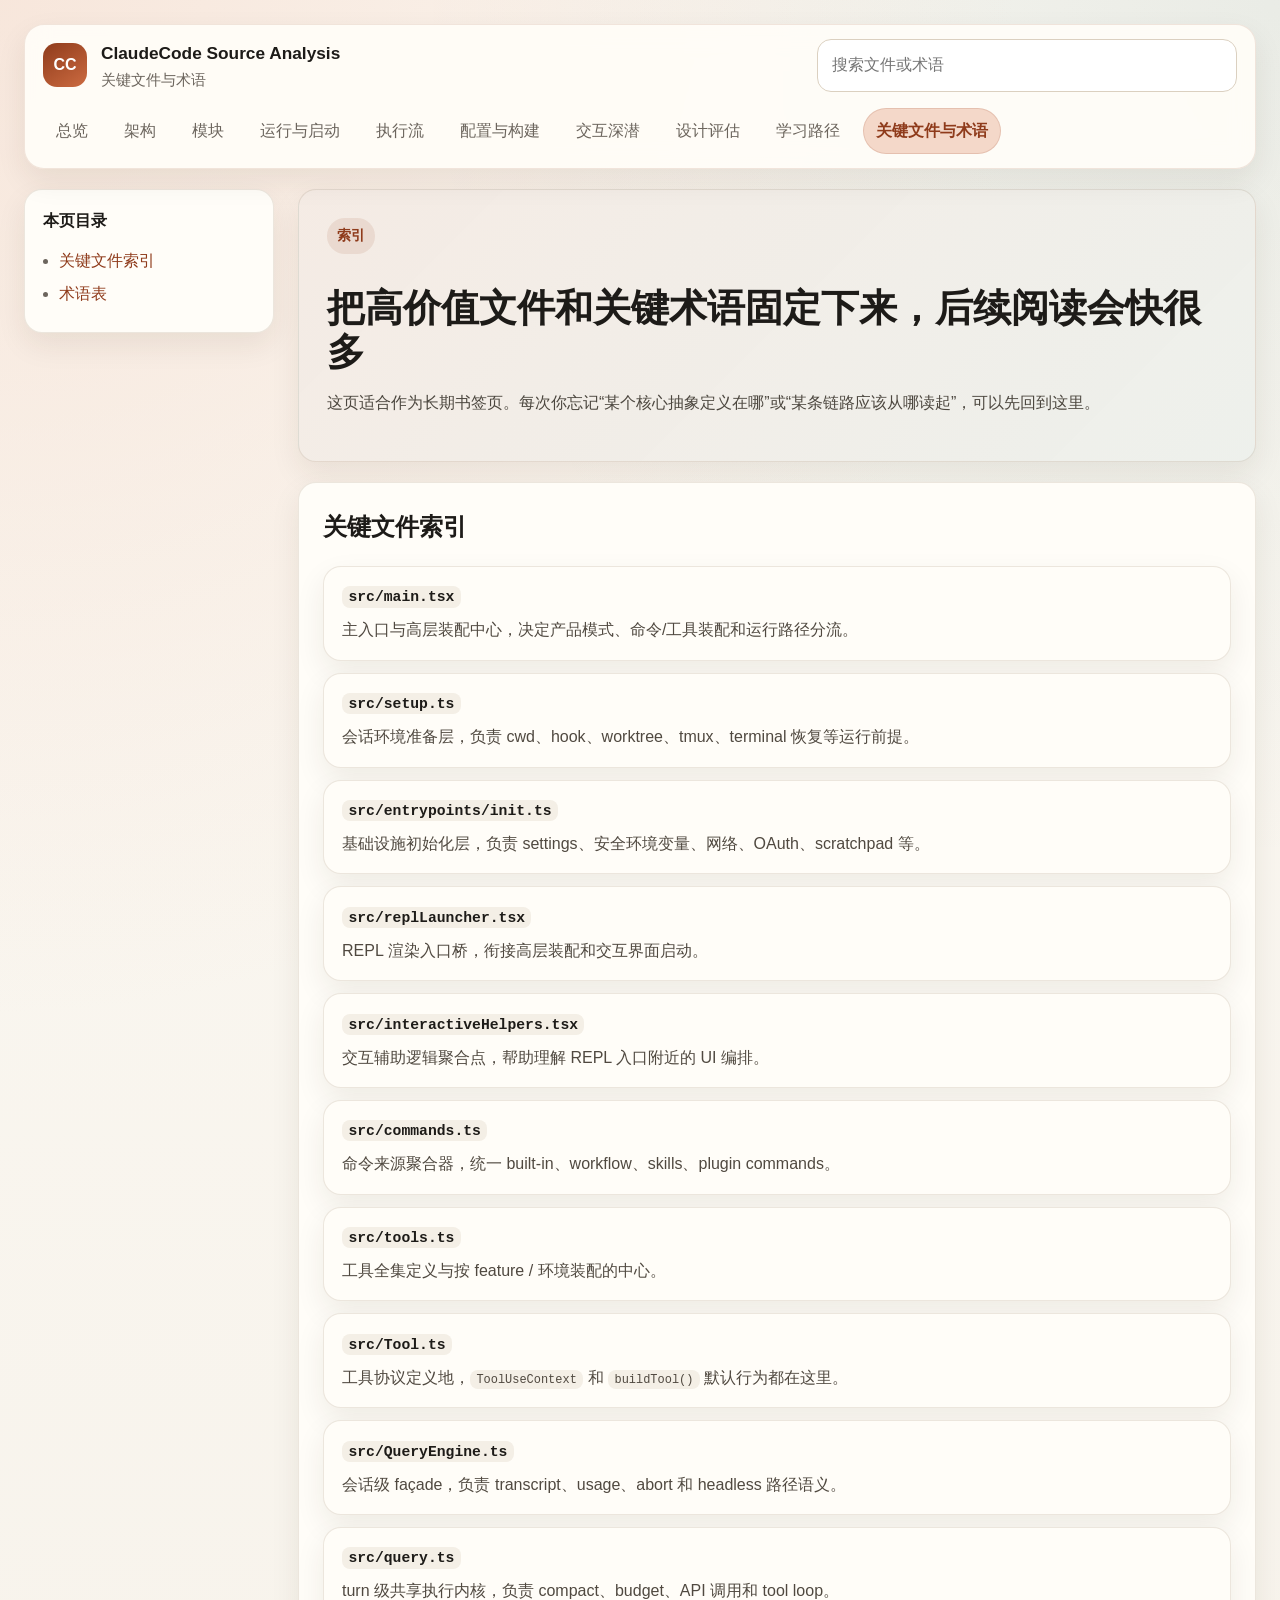
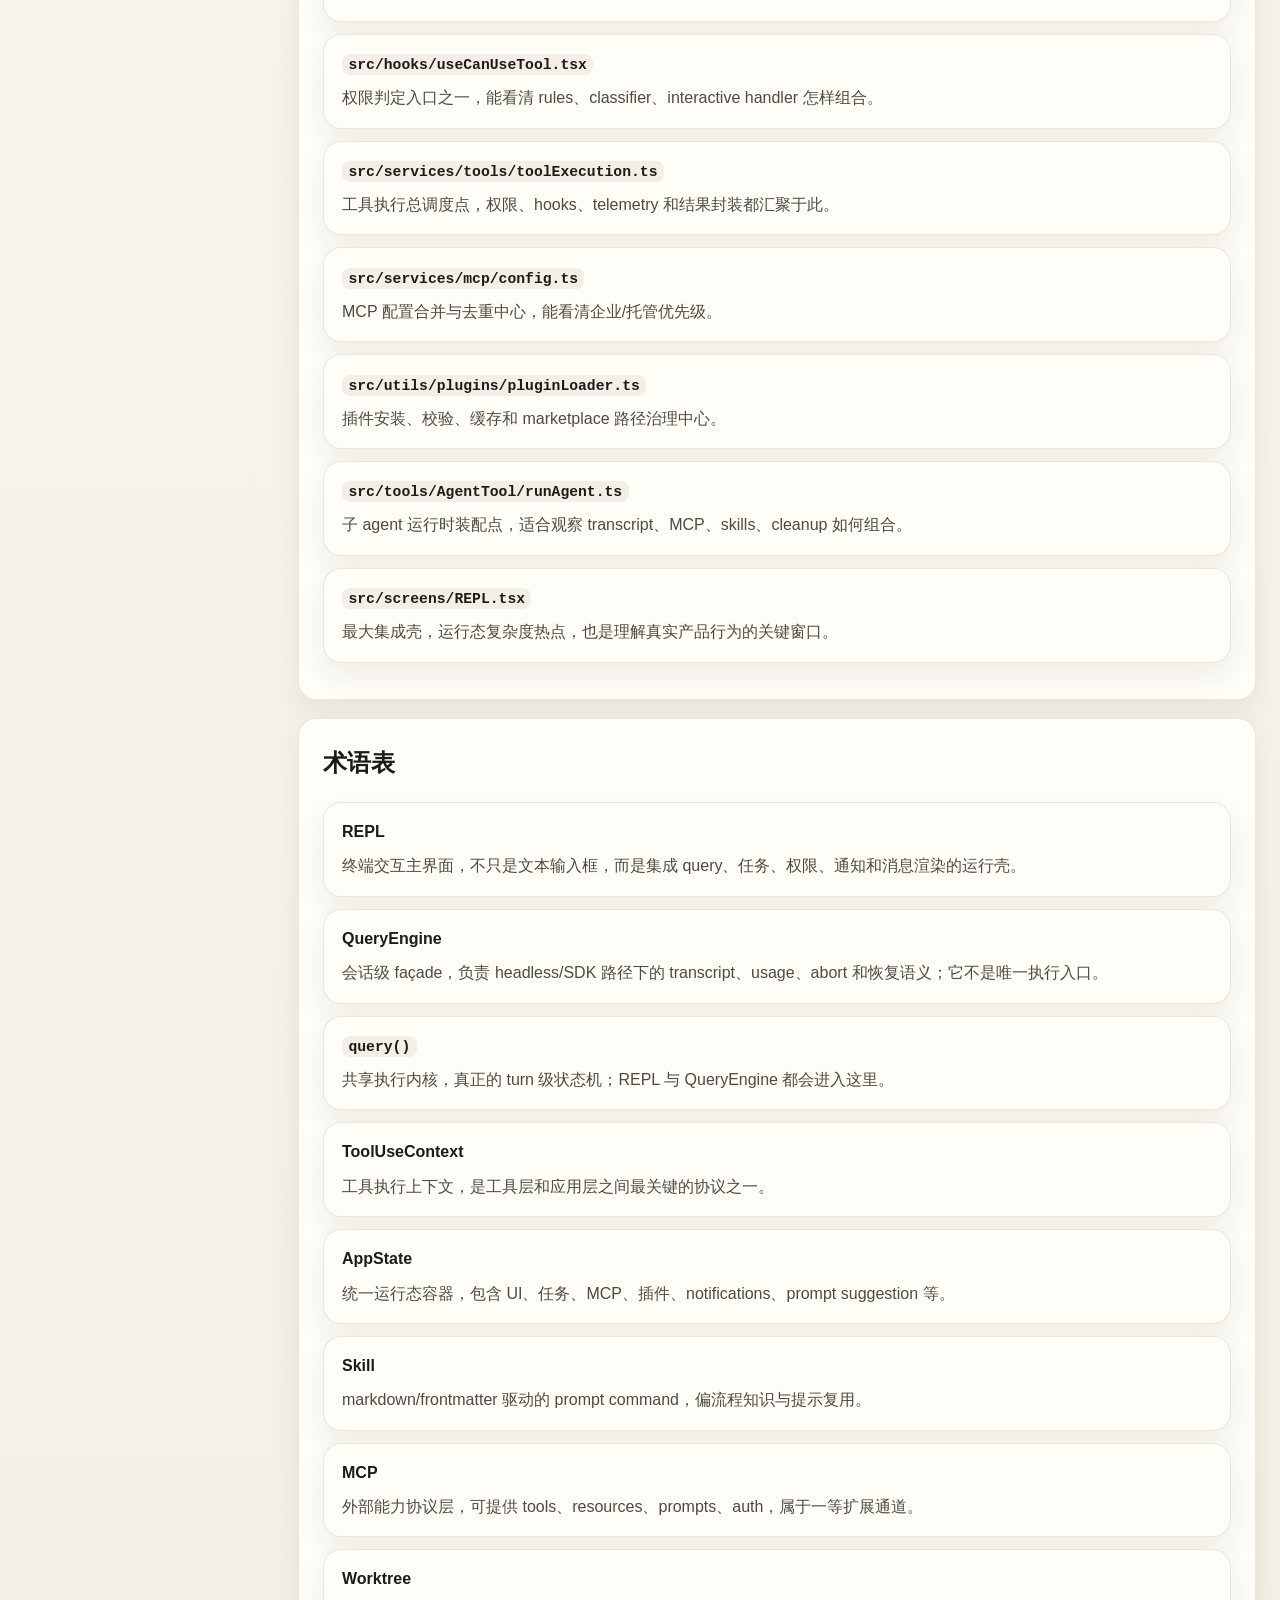
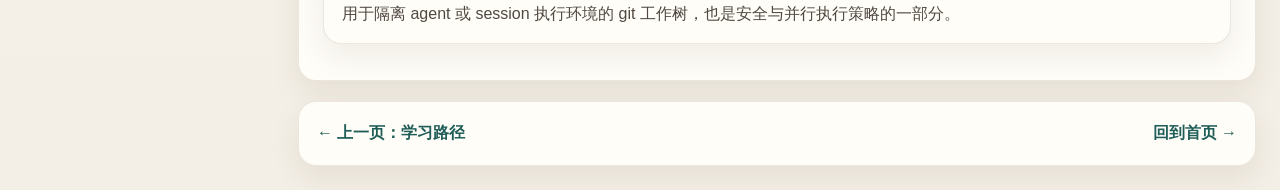
<file: docs/files-glossary.html>
<!doctype html>
<html lang="zh-CN">
<head>
  <meta charset="utf-8">
  <meta name="viewport" content="width=device-width, initial-scale=1">
  <title>ClaudeCode Source Analysis</title>
  <link rel="stylesheet" href="assets/styles.css">
</head>
<body data-page="files">
  <div class="site-shell">
    <header class="topbar">
      <div class="brand-row">
        <div class="brand"><div class="brand-mark">CC</div><div><h1>ClaudeCode Source Analysis</h1><p>关键文件与术语</p></div></div>
        <div class="search-box"><input id="searchInput" type="search" placeholder="搜索文件或术语"><div id="searchResults" class="search-results"></div></div>
      </div>
      <nav class="topnav">
        <a href="index.html" data-page="home">总览</a>
        <a href="architecture.html" data-page="architecture">架构</a>
        <a href="modules.html" data-page="modules">模块</a>
        <a href="runtime.html" data-page="runtime">运行与启动</a>
        <a href="flows.html" data-page="flows">执行流</a>
        <a href="config-build.html" data-page="config">配置与构建</a>
        <a href="understanding-memory.html" data-page="understanding">交互深潜</a>
        <a href="evaluation.html" data-page="evaluation">设计评估</a>
        <a href="learning-path.html" data-page="learning">学习路径</a>
        <a href="files-glossary.html" data-page="files">关键文件与术语</a>
      </nav>
    </header>
    <div class="layout">
      <aside class="sidebar"><h2>本页目录</h2><div id="toc"></div></aside>
      <main class="content">
        <section class="hero">
          <div class="eyebrow">索引</div>
          <h2>把高价值文件和关键术语固定下来，后续阅读会快很多</h2>
          <p>这页适合作为长期书签页。每次你忘记“某个核心抽象定义在哪”或“某条链路应该从哪读起”，可以先回到这里。</p>
        </section>

        <section class="content-card">
          <h2 id="key-files">关键文件索引</h2>
          <div class="file-card"><h4><code>src/main.tsx</code></h4><p>主入口与高层装配中心，决定产品模式、命令/工具装配和运行路径分流。</p></div>
          <div class="file-card"><h4><code>src/setup.ts</code></h4><p>会话环境准备层，负责 cwd、hook、worktree、tmux、terminal 恢复等运行前提。</p></div>
          <div class="file-card"><h4><code>src/entrypoints/init.ts</code></h4><p>基础设施初始化层，负责 settings、安全环境变量、网络、OAuth、scratchpad 等。</p></div>
          <div class="file-card"><h4><code>src/replLauncher.tsx</code></h4><p>REPL 渲染入口桥，衔接高层装配和交互界面启动。</p></div>
          <div class="file-card"><h4><code>src/interactiveHelpers.tsx</code></h4><p>交互辅助逻辑聚合点，帮助理解 REPL 入口附近的 UI 编排。</p></div>
          <div class="file-card"><h4><code>src/commands.ts</code></h4><p>命令来源聚合器，统一 built-in、workflow、skills、plugin commands。</p></div>
          <div class="file-card"><h4><code>src/tools.ts</code></h4><p>工具全集定义与按 feature / 环境装配的中心。</p></div>
          <div class="file-card"><h4><code>src/Tool.ts</code></h4><p>工具协议定义地，<code>ToolUseContext</code> 和 <code>buildTool()</code> 默认行为都在这里。</p></div>
          <div class="file-card"><h4><code>src/QueryEngine.ts</code></h4><p>会话级 façade，负责 transcript、usage、abort 和 headless 路径语义。</p></div>
          <div class="file-card"><h4><code>src/query.ts</code></h4><p>turn 级共享执行内核，负责 compact、budget、API 调用和 tool loop。</p></div>
          <div class="file-card"><h4><code>src/hooks/useCanUseTool.tsx</code></h4><p>权限判定入口之一，能看清 rules、classifier、interactive handler 怎样组合。</p></div>
          <div class="file-card"><h4><code>src/services/tools/toolExecution.ts</code></h4><p>工具执行总调度点，权限、hooks、telemetry 和结果封装都汇聚于此。</p></div>
          <div class="file-card"><h4><code>src/services/mcp/config.ts</code></h4><p>MCP 配置合并与去重中心，能看清企业/托管优先级。</p></div>
          <div class="file-card"><h4><code>src/utils/plugins/pluginLoader.ts</code></h4><p>插件安装、校验、缓存和 marketplace 路径治理中心。</p></div>
          <div class="file-card"><h4><code>src/tools/AgentTool/runAgent.ts</code></h4><p>子 agent 运行时装配点，适合观察 transcript、MCP、skills、cleanup 如何组合。</p></div>
          <div class="file-card"><h4><code>src/screens/REPL.tsx</code></h4><p>最大集成壳，运行态复杂度热点，也是理解真实产品行为的关键窗口。</p></div>
        </section>

        <section class="content-card">
          <h2 id="glossary">术语表</h2>
          <div class="file-card"><h4>REPL</h4><p>终端交互主界面，不只是文本输入框，而是集成 query、任务、权限、通知和消息渲染的运行壳。</p></div>
          <div class="file-card"><h4>QueryEngine</h4><p>会话级 façade，负责 headless/SDK 路径下的 transcript、usage、abort 和恢复语义；它不是唯一执行入口。</p></div>
          <div class="file-card"><h4><code>query()</code></h4><p>共享执行内核，真正的 turn 级状态机；REPL 与 QueryEngine 都会进入这里。</p></div>
          <div class="file-card"><h4>ToolUseContext</h4><p>工具执行上下文，是工具层和应用层之间最关键的协议之一。</p></div>
          <div class="file-card"><h4>AppState</h4><p>统一运行态容器，包含 UI、任务、MCP、插件、notifications、prompt suggestion 等。</p></div>
          <div class="file-card"><h4>Skill</h4><p>markdown/frontmatter 驱动的 prompt command，偏流程知识与提示复用。</p></div>
          <div class="file-card"><h4>MCP</h4><p>外部能力协议层，可提供 tools、resources、prompts、auth，属于一等扩展通道。</p></div>
          <div class="file-card"><h4>Worktree</h4><p>用于隔离 agent 或 session 执行环境的 git 工作树，也是安全与并行执行策略的一部分。</p></div>
        </section>

        <div class="next-prev">
          <a href="learning-path.html">← 上一页：学习路径</a>
          <a href="index.html">回到首页 →</a>
        </div>
      </main>
    </div>
  </div>
  <script src="assets/search-index.js"></script>
  <script src="assets/app.js"></script>
</body>
</html>
</file>
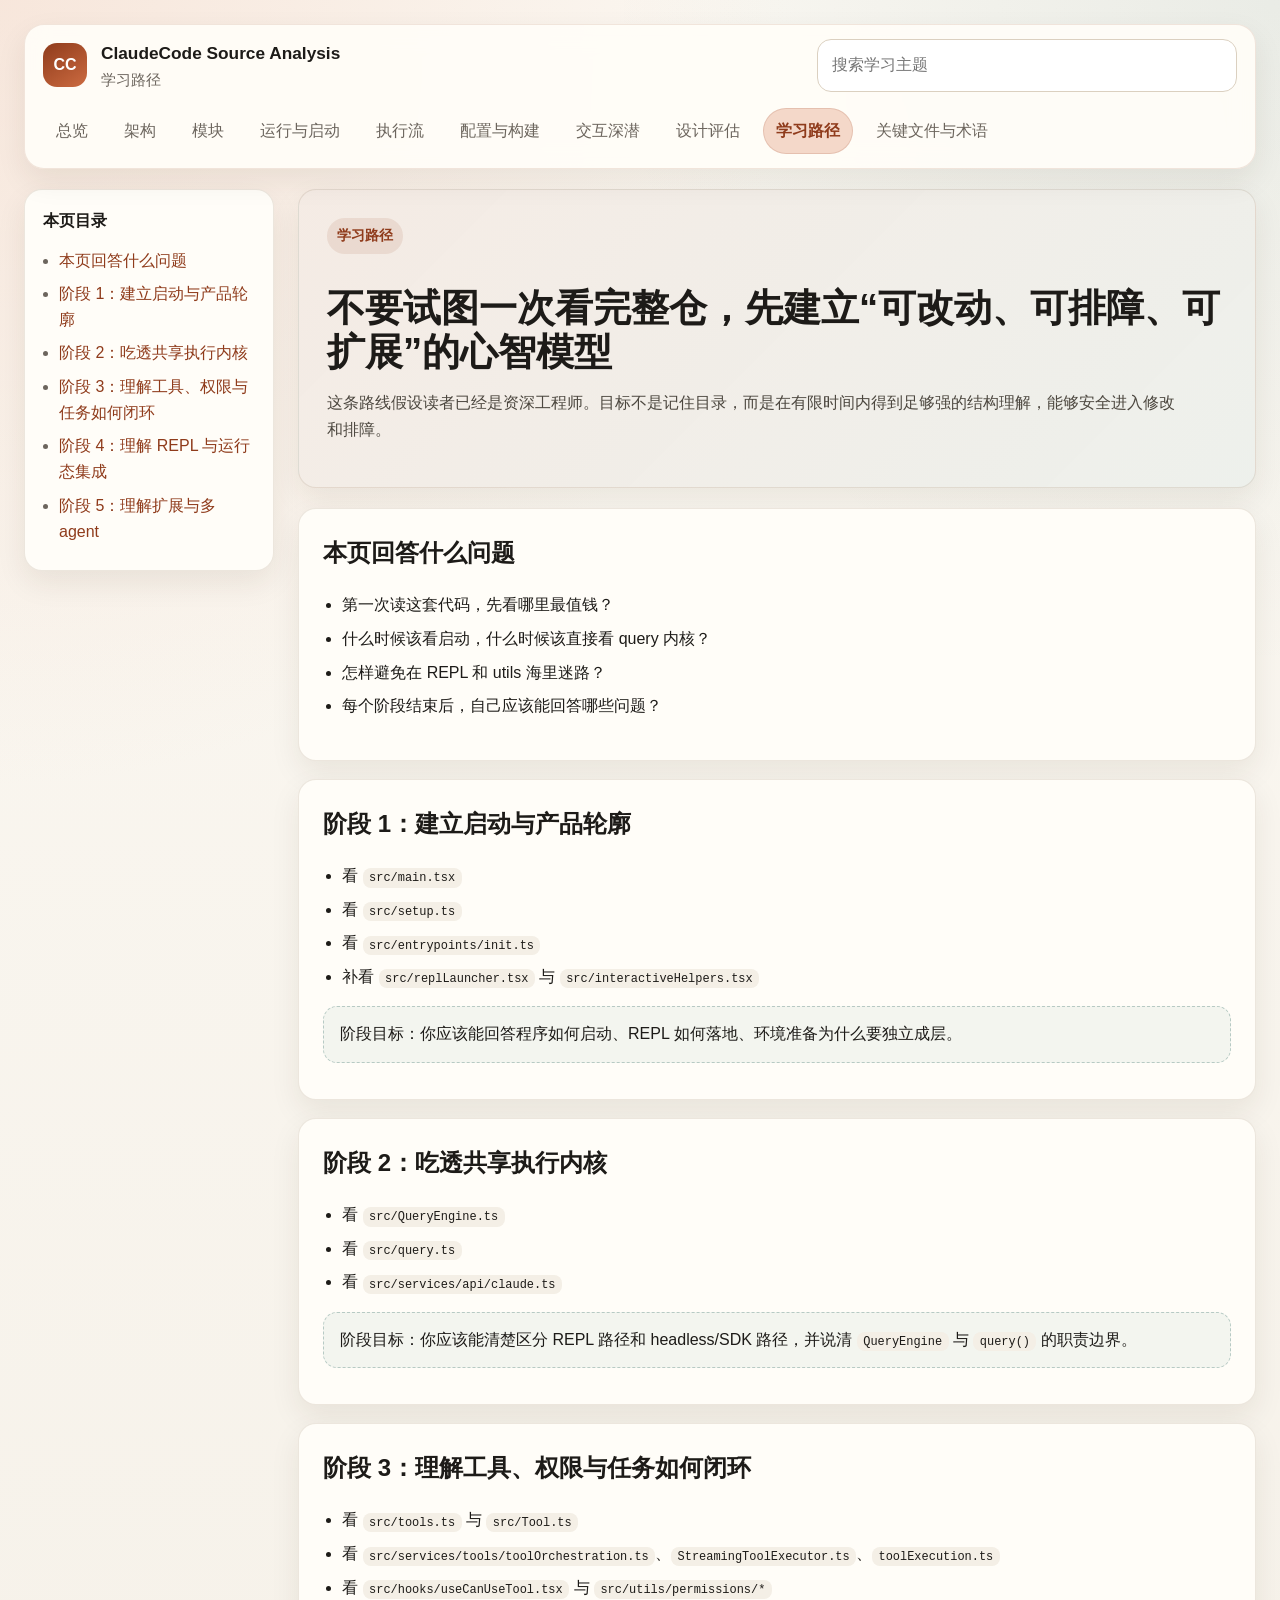
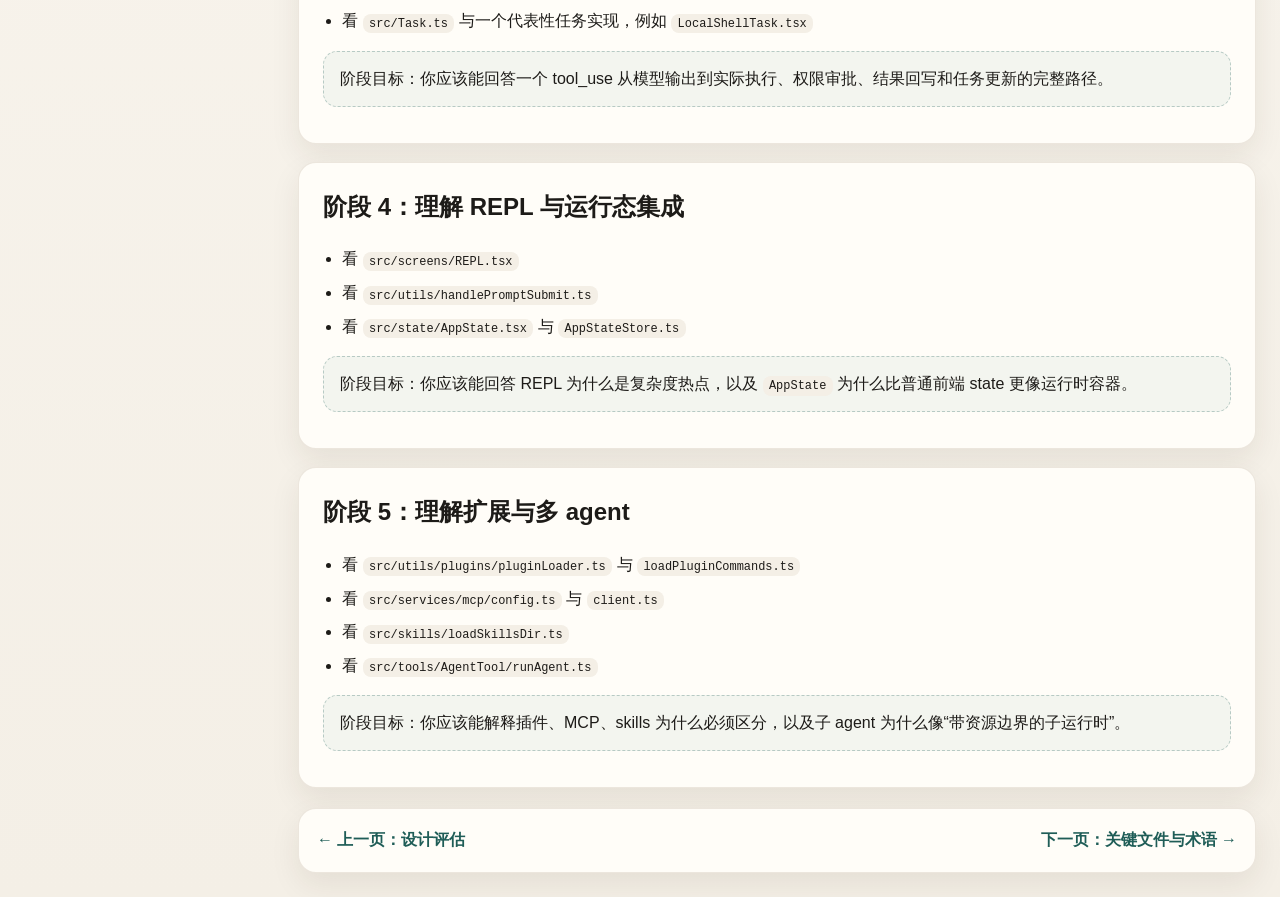
<file: docs/learning-path.html>
<!doctype html>
<html lang="zh-CN">
<head>
  <meta charset="utf-8">
  <meta name="viewport" content="width=device-width, initial-scale=1">
  <title>ClaudeCode Source Analysis</title>
  <link rel="stylesheet" href="assets/styles.css">
</head>
<body data-page="learning">
  <div class="site-shell">
    <header class="topbar">
      <div class="brand-row">
        <div class="brand"><div class="brand-mark">CC</div><div><h1>ClaudeCode Source Analysis</h1><p>学习路径</p></div></div>
        <div class="search-box"><input id="searchInput" type="search" placeholder="搜索学习主题"><div id="searchResults" class="search-results"></div></div>
      </div>
      <nav class="topnav">
        <a href="index.html" data-page="home">总览</a>
        <a href="architecture.html" data-page="architecture">架构</a>
        <a href="modules.html" data-page="modules">模块</a>
        <a href="runtime.html" data-page="runtime">运行与启动</a>
        <a href="flows.html" data-page="flows">执行流</a>
        <a href="config-build.html" data-page="config">配置与构建</a>
        <a href="understanding-memory.html" data-page="understanding">交互深潜</a>
        <a href="evaluation.html" data-page="evaluation">设计评估</a>
        <a href="learning-path.html" data-page="learning">学习路径</a>
        <a href="files-glossary.html" data-page="files">关键文件与术语</a>
      </nav>
    </header>
    <div class="layout">
      <aside class="sidebar"><h2>本页目录</h2><div id="toc"></div></aside>
      <main class="content">
        <section class="hero">
          <div class="eyebrow">学习路径</div>
          <h2>不要试图一次看完整仓，先建立“可改动、可排障、可扩展”的心智模型</h2>
          <p>这条路线假设读者已经是资深工程师。目标不是记住目录，而是在有限时间内得到足够强的结构理解，能够安全进入修改和排障。</p>
        </section>

        <section class="content-card">
          <h2 id="questions">本页回答什么问题</h2>
          <ul class="check-list">
            <li>第一次读这套代码，先看哪里最值钱？</li>
            <li>什么时候该看启动，什么时候该直接看 query 内核？</li>
            <li>怎样避免在 REPL 和 utils 海里迷路？</li>
            <li>每个阶段结束后，自己应该能回答哪些问题？</li>
          </ul>
        </section>

        <section class="content-card">
          <h2 id="phase1">阶段 1：建立启动与产品轮廓</h2>
          <ul class="check-list">
            <li>看 <code>src/main.tsx</code></li>
            <li>看 <code>src/setup.ts</code></li>
            <li>看 <code>src/entrypoints/init.ts</code></li>
            <li>补看 <code>src/replLauncher.tsx</code> 与 <code>src/interactiveHelpers.tsx</code></li>
          </ul>
          <div class="question-box">阶段目标：你应该能回答程序如何启动、REPL 如何落地、环境准备为什么要独立成层。</div>
        </section>

        <section class="content-card">
          <h2 id="phase2">阶段 2：吃透共享执行内核</h2>
          <ul class="check-list">
            <li>看 <code>src/QueryEngine.ts</code></li>
            <li>看 <code>src/query.ts</code></li>
            <li>看 <code>src/services/api/claude.ts</code></li>
          </ul>
          <div class="question-box">阶段目标：你应该能清楚区分 REPL 路径和 headless/SDK 路径，并说清 <code>QueryEngine</code> 与 <code>query()</code> 的职责边界。</div>
        </section>

        <section class="content-card">
          <h2 id="phase3">阶段 3：理解工具、权限与任务如何闭环</h2>
          <ul class="check-list">
            <li>看 <code>src/tools.ts</code> 与 <code>src/Tool.ts</code></li>
            <li>看 <code>src/services/tools/toolOrchestration.ts</code>、<code>StreamingToolExecutor.ts</code>、<code>toolExecution.ts</code></li>
            <li>看 <code>src/hooks/useCanUseTool.tsx</code> 与 <code>src/utils/permissions/*</code></li>
            <li>看 <code>src/Task.ts</code> 与一个代表性任务实现，例如 <code>LocalShellTask.tsx</code></li>
          </ul>
          <div class="question-box">阶段目标：你应该能回答一个 tool_use 从模型输出到实际执行、权限审批、结果回写和任务更新的完整路径。</div>
        </section>

        <section class="content-card">
          <h2 id="phase4">阶段 4：理解 REPL 与运行态集成</h2>
          <ul class="check-list">
            <li>看 <code>src/screens/REPL.tsx</code></li>
            <li>看 <code>src/utils/handlePromptSubmit.ts</code></li>
            <li>看 <code>src/state/AppState.tsx</code> 与 <code>AppStateStore.ts</code></li>
          </ul>
          <div class="question-box">阶段目标：你应该能回答 REPL 为什么是复杂度热点，以及 <code>AppState</code> 为什么比普通前端 state 更像运行时容器。</div>
        </section>

        <section class="content-card">
          <h2 id="phase5">阶段 5：理解扩展与多 agent</h2>
          <ul class="check-list">
            <li>看 <code>src/utils/plugins/pluginLoader.ts</code> 与 <code>loadPluginCommands.ts</code></li>
            <li>看 <code>src/services/mcp/config.ts</code> 与 <code>client.ts</code></li>
            <li>看 <code>src/skills/loadSkillsDir.ts</code></li>
            <li>看 <code>src/tools/AgentTool/runAgent.ts</code></li>
          </ul>
          <div class="question-box">阶段目标：你应该能解释插件、MCP、skills 为什么必须区分，以及子 agent 为什么像“带资源边界的子运行时”。</div>
        </section>

        <div class="next-prev">
          <a href="evaluation.html">← 上一页：设计评估</a>
          <a href="files-glossary.html">下一页：关键文件与术语 →</a>
        </div>
      </main>
    </div>
  </div>
  <script src="assets/search-index.js"></script>
  <script src="assets/app.js"></script>
</body>
</html>
</file>
<file: docs/assets/styles.css>
:root {
  --bg: #f7f4ee;
  --panel: #fffdf8;
  --panel-2: #f1eadb;
  --ink: #1d1b18;
  --muted: #6c655d;
  --line: #dbd0c0;
  --brand: #8f3b1b;
  --brand-soft: #f4d8c9;
  --accent: #1f5d57;
  --shadow: 0 12px 30px rgba(55, 35, 12, 0.08);
  --radius: 18px;
  --code: #f4efe6;
}

* {
  box-sizing: border-box;
}

html {
  scroll-behavior: smooth;
}

body {
  margin: 0;
  font-family: "PingFang SC", "Hiragino Sans GB", "Noto Sans CJK SC", "Source Han Sans SC", sans-serif;
  color: var(--ink);
  background:
    radial-gradient(circle at top left, rgba(244, 216, 201, 0.55), transparent 28%),
    radial-gradient(circle at top right, rgba(31, 93, 87, 0.08), transparent 24%),
    linear-gradient(180deg, #fbf8f2 0%, #f4efe6 100%);
  line-height: 1.65;
}

a {
  color: var(--brand);
  text-decoration: none;
}

a:hover {
  text-decoration: underline;
}

code {
  background: var(--code);
  padding: 0.16rem 0.4rem;
  border-radius: 8px;
  font-size: 0.92em;
}

pre {
  overflow: auto;
  background: #201d19;
  color: #f7f1e6;
  padding: 1rem 1.1rem;
  border-radius: 14px;
}

.site-shell {
  max-width: 1440px;
  margin: 0 auto;
  padding: 24px;
}

.topbar {
  position: sticky;
  top: 0;
  z-index: 20;
  margin-bottom: 20px;
  padding: 14px 18px;
  border: 1px solid rgba(143, 59, 27, 0.12);
  background: rgba(255, 253, 248, 0.92);
  backdrop-filter: blur(12px);
  border-radius: 20px;
  box-shadow: var(--shadow);
}

.brand-row {
  display: flex;
  gap: 18px;
  align-items: center;
  justify-content: space-between;
  flex-wrap: wrap;
}

.brand {
  display: flex;
  gap: 14px;
  align-items: center;
}

.brand-mark {
  width: 44px;
  height: 44px;
  border-radius: 14px;
  background: linear-gradient(145deg, var(--brand), #cc6b41);
  color: white;
  display: grid;
  place-items: center;
  font-weight: 700;
}

.brand h1 {
  margin: 0;
  font-size: 1.08rem;
}

.brand p {
  margin: 0;
  color: var(--muted);
  font-size: 0.92rem;
}

.search-box {
  min-width: 280px;
  flex: 1;
  max-width: 420px;
  position: relative;
}

.search-box input {
  width: 100%;
  padding: 12px 14px;
  border-radius: 14px;
  border: 1px solid var(--line);
  background: #fff;
  font: inherit;
}

.search-results {
  position: absolute;
  top: calc(100% + 8px);
  left: 0;
  right: 0;
  background: var(--panel);
  border: 1px solid var(--line);
  border-radius: 14px;
  box-shadow: var(--shadow);
  display: none;
  overflow: hidden;
}

.search-results a {
  display: block;
  padding: 12px 14px;
  border-bottom: 1px solid #efe6da;
  color: var(--ink);
}

.search-results a:last-child {
  border-bottom: 0;
}

.topnav {
  display: flex;
  gap: 10px;
  flex-wrap: wrap;
  margin-top: 16px;
}

.topnav a {
  padding: 9px 12px;
  border-radius: 999px;
  border: 1px solid transparent;
  color: var(--muted);
}

.topnav a.active {
  color: var(--brand);
  background: var(--brand-soft);
  border-color: rgba(143, 59, 27, 0.15);
  font-weight: 600;
}

.layout {
  display: grid;
  grid-template-columns: 250px minmax(0, 1fr);
  gap: 24px;
}

.sidebar,
.content-card,
.hero,
.callout,
.file-card,
.next-prev {
  border: 1px solid rgba(121, 94, 59, 0.14);
  background: var(--panel);
  border-radius: var(--radius);
  box-shadow: var(--shadow);
}

.sidebar {
  position: sticky;
  top: 118px;
  align-self: start;
  padding: 18px;
}

.sidebar h2 {
  margin-top: 0;
  font-size: 1rem;
}

.sidebar ul {
  margin: 0;
  padding-left: 1rem;
  color: var(--muted);
}

.sidebar li {
  margin: 0.42rem 0;
}

.content {
  min-width: 0;
}

.hero {
  padding: 28px;
  margin-bottom: 20px;
  background:
    linear-gradient(135deg, rgba(143, 59, 27, 0.09), rgba(31, 93, 87, 0.08)),
    var(--panel);
}

.eyebrow {
  display: inline-flex;
  align-items: center;
  gap: 8px;
  padding: 6px 10px;
  border-radius: 999px;
  background: rgba(143, 59, 27, 0.1);
  color: var(--brand);
  font-size: 0.9rem;
  font-weight: 600;
}

.hero h2 {
  margin-bottom: 0.6rem;
  font-size: clamp(1.8rem, 3vw, 2.8rem);
  line-height: 1.15;
}

.hero p {
  max-width: 860px;
  color: #4c473f;
}

.grid {
  display: grid;
  grid-template-columns: repeat(auto-fit, minmax(220px, 1fr));
  gap: 16px;
}

.content-card {
  padding: 24px;
  margin-bottom: 18px;
}

.content-card h2 {
  margin-top: 0;
}

.content-card h3 {
  margin-top: 1.6rem;
}

.callout {
  padding: 16px 18px;
  margin: 16px 0;
  background: linear-gradient(180deg, #fff7ef, #fffdf8);
}

.callout strong {
  color: var(--brand);
}

.fact-list,
.check-list {
  padding-left: 1.2rem;
}

.fact-list li,
.check-list li {
  margin: 0.45rem 0;
}

.card-link {
  display: block;
  padding: 18px;
  border-radius: 16px;
  background: var(--panel-2);
  color: var(--ink);
  border: 1px solid rgba(108, 101, 93, 0.12);
}

.card-link strong {
  display: block;
  margin-bottom: 6px;
  color: var(--brand);
}

.file-card {
  padding: 16px 18px;
  margin: 12px 0;
}

.file-card h4 {
  margin: 0 0 8px;
  font-size: 1rem;
}

.file-card p {
  margin: 0;
  color: #504940;
}

.tag-row {
  display: flex;
  gap: 8px;
  flex-wrap: wrap;
  margin: 12px 0 0;
}

.tag {
  display: inline-flex;
  padding: 5px 10px;
  border-radius: 999px;
  background: #efe6da;
  color: #5f564d;
  font-size: 0.82rem;
}

.next-prev {
  padding: 18px;
  margin-top: 20px;
  display: flex;
  justify-content: space-between;
  gap: 12px;
  flex-wrap: wrap;
}

.next-prev a {
  color: var(--accent);
  font-weight: 600;
}

.question-box {
  padding: 14px 16px;
  border-radius: 14px;
  border: 1px dashed rgba(31, 93, 87, 0.28);
  background: rgba(31, 93, 87, 0.05);
  margin: 12px 0;
}

.diagram-box {
  margin: 16px 0;
  padding: 14px;
  border-radius: 16px;
  border: 1px solid rgba(121, 94, 59, 0.14);
  background: linear-gradient(180deg, #fffaf3, #fffdf8);
  overflow: auto;
}

.diagram-stage {
  min-height: 120px;
}

.diagram-stage .mermaid-host {
  overflow: auto;
}

.diagram-render-host {
  min-height: 120px;
}

.diagram-box svg {
  max-width: 100%;
  height: auto;
}

.diagram-note {
  margin: 0.7rem 0 0;
  color: #514b43;
}

.diagram-meta {
  margin-top: 0.9rem;
  padding: 12px 14px;
  border-radius: 14px;
  background: #f7f1e7;
  border: 1px solid rgba(121, 94, 59, 0.12);
}

.diagram-meta strong {
  color: var(--brand);
}

.mermaid-source {
  display: none;
}

.diagram-error {
  margin: 0;
  padding: 14px 16px;
  border-radius: 12px;
  background: #fff3ef;
  border: 1px solid rgba(143, 59, 27, 0.18);
  color: #7a3820;
}

.diagram-fallback {
  display: grid;
  gap: 14px;
}

.fallback-group {
  border: 1px solid rgba(121, 94, 59, 0.14);
  border-radius: 14px;
  background: rgba(255, 255, 255, 0.72);
  padding: 12px;
}

.fallback-group-title {
  margin: 0 0 10px;
  color: var(--brand);
  font-size: 0.95rem;
}

.fallback-node-list {
  display: flex;
  flex-wrap: wrap;
  gap: 10px;
}

.fallback-node-card,
.sequence-participant {
  padding: 10px 12px;
  border-radius: 12px;
  border: 1px solid rgba(121, 94, 59, 0.16);
  background: #fffdf8;
  box-shadow: 0 6px 18px rgba(72, 54, 31, 0.05);
  white-space: pre-line;
}

.fallback-edge-list,
.sequence-events {
  display: grid;
  gap: 8px;
}

.fallback-edge-item,
.sequence-row {
  display: grid;
  grid-template-columns: minmax(0, 1fr) auto minmax(0, 1fr) minmax(180px, 1.2fr);
  gap: 10px;
  align-items: center;
  padding: 10px 12px;
  border-radius: 12px;
  background: #f7f1e7;
  border: 1px solid rgba(121, 94, 59, 0.12);
}

.edge-endpoint,
.sequence-endpoint {
  font-weight: 600;
  color: #2d2924;
}

.edge-arrow,
.sequence-arrow {
  color: var(--brand);
  font-weight: 700;
}

.edge-label,
.sequence-text {
  color: #514b43;
}

.sequence-participants {
  display: flex;
  flex-wrap: wrap;
  gap: 10px;
}

.sequence-note {
  grid-template-columns: 1fr;
  color: #514b43;
  font-style: italic;
}

.footer-note {
  color: var(--muted);
  font-size: 0.92rem;
  padding: 12px 0 24px;
}

@media (max-width: 980px) {
  .layout {
    grid-template-columns: 1fr;
  }

  .sidebar {
    position: static;
  }
}

@media (max-width: 640px) {
  .site-shell {
    padding: 14px;
  }

  .hero,
  .content-card,
  .sidebar {
    padding: 18px;
  }

  .brand-row {
    align-items: stretch;
  }

  .search-box {
    max-width: none;
    min-width: 0;
  }

  .fallback-edge-item,
  .sequence-row {
    grid-template-columns: 1fr;
  }
}
</file>
<file: learning-site/assets/styles.css>
:root {
  --bg: #f7f4ee;
  --panel: #fffdf8;
  --panel-2: #f1eadb;
  --ink: #1d1b18;
  --muted: #6c655d;
  --line: #dbd0c0;
  --brand: #8f3b1b;
  --brand-soft: #f4d8c9;
  --accent: #1f5d57;
  --shadow: 0 12px 30px rgba(55, 35, 12, 0.08);
  --radius: 18px;
  --code: #f4efe6;
}

* {
  box-sizing: border-box;
}

html {
  scroll-behavior: smooth;
}

body {
  margin: 0;
  font-family: "PingFang SC", "Hiragino Sans GB", "Noto Sans CJK SC", "Source Han Sans SC", sans-serif;
  color: var(--ink);
  background:
    radial-gradient(circle at top left, rgba(244, 216, 201, 0.55), transparent 28%),
    radial-gradient(circle at top right, rgba(31, 93, 87, 0.08), transparent 24%),
    linear-gradient(180deg, #fbf8f2 0%, #f4efe6 100%);
  line-height: 1.65;
}

a {
  color: var(--brand);
  text-decoration: none;
}

a:hover {
  text-decoration: underline;
}

code {
  background: var(--code);
  padding: 0.16rem 0.4rem;
  border-radius: 8px;
  font-size: 0.92em;
}

pre {
  overflow: auto;
  background: #201d19;
  color: #f7f1e6;
  padding: 1rem 1.1rem;
  border-radius: 14px;
}

.site-shell {
  max-width: 1440px;
  margin: 0 auto;
  padding: 24px;
}

.topbar {
  position: sticky;
  top: 0;
  z-index: 20;
  margin-bottom: 20px;
  padding: 14px 18px;
  border: 1px solid rgba(143, 59, 27, 0.12);
  background: rgba(255, 253, 248, 0.92);
  backdrop-filter: blur(12px);
  border-radius: 20px;
  box-shadow: var(--shadow);
}

.brand-row {
  display: flex;
  gap: 18px;
  align-items: center;
  justify-content: space-between;
  flex-wrap: wrap;
}

.brand {
  display: flex;
  gap: 14px;
  align-items: center;
}

.brand-mark {
  width: 44px;
  height: 44px;
  border-radius: 14px;
  background: linear-gradient(145deg, var(--brand), #cc6b41);
  color: white;
  display: grid;
  place-items: center;
  font-weight: 700;
}

.brand h1 {
  margin: 0;
  font-size: 1.08rem;
}

.brand p {
  margin: 0;
  color: var(--muted);
  font-size: 0.92rem;
}

.search-box {
  min-width: 280px;
  flex: 1;
  max-width: 420px;
  position: relative;
}

.search-box input {
  width: 100%;
  padding: 12px 14px;
  border-radius: 14px;
  border: 1px solid var(--line);
  background: #fff;
  font: inherit;
}

.search-results {
  position: absolute;
  top: calc(100% + 8px);
  left: 0;
  right: 0;
  background: var(--panel);
  border: 1px solid var(--line);
  border-radius: 14px;
  box-shadow: var(--shadow);
  display: none;
  overflow: hidden;
}

.search-results a {
  display: block;
  padding: 12px 14px;
  border-bottom: 1px solid #efe6da;
  color: var(--ink);
}

.search-results a:last-child {
  border-bottom: 0;
}

.topnav {
  display: flex;
  gap: 10px;
  flex-wrap: wrap;
  margin-top: 16px;
}

.topnav a {
  padding: 9px 12px;
  border-radius: 999px;
  border: 1px solid transparent;
  color: var(--muted);
}

.topnav a.active {
  color: var(--brand);
  background: var(--brand-soft);
  border-color: rgba(143, 59, 27, 0.15);
  font-weight: 600;
}

.layout {
  display: grid;
  grid-template-columns: 250px minmax(0, 1fr);
  gap: 24px;
}

.sidebar,
.content-card,
.hero,
.callout,
.file-card,
.next-prev {
  border: 1px solid rgba(121, 94, 59, 0.14);
  background: var(--panel);
  border-radius: var(--radius);
  box-shadow: var(--shadow);
}

.sidebar {
  position: sticky;
  top: 118px;
  align-self: start;
  padding: 18px;
}

.sidebar h2 {
  margin-top: 0;
  font-size: 1rem;
}

.sidebar ul {
  margin: 0;
  padding-left: 1rem;
  color: var(--muted);
}

.sidebar li {
  margin: 0.42rem 0;
}

.content {
  min-width: 0;
}

.hero {
  padding: 28px;
  margin-bottom: 20px;
  background:
    linear-gradient(135deg, rgba(143, 59, 27, 0.09), rgba(31, 93, 87, 0.08)),
    var(--panel);
}

.eyebrow {
  display: inline-flex;
  align-items: center;
  gap: 8px;
  padding: 6px 10px;
  border-radius: 999px;
  background: rgba(143, 59, 27, 0.1);
  color: var(--brand);
  font-size: 0.9rem;
  font-weight: 600;
}

.hero h2 {
  margin-bottom: 0.6rem;
  font-size: clamp(1.8rem, 3vw, 2.8rem);
  line-height: 1.15;
}

.hero p {
  max-width: 860px;
  color: #4c473f;
}

.grid {
  display: grid;
  grid-template-columns: repeat(auto-fit, minmax(220px, 1fr));
  gap: 16px;
}

.content-card {
  padding: 24px;
  margin-bottom: 18px;
}

.content-card h2 {
  margin-top: 0;
}

.content-card h3 {
  margin-top: 1.6rem;
}

.callout {
  padding: 16px 18px;
  margin: 16px 0;
  background: linear-gradient(180deg, #fff7ef, #fffdf8);
}

.callout strong {
  color: var(--brand);
}

.fact-list,
.check-list {
  padding-left: 1.2rem;
}

.fact-list li,
.check-list li {
  margin: 0.45rem 0;
}

.card-link {
  display: block;
  padding: 18px;
  border-radius: 16px;
  background: var(--panel-2);
  color: var(--ink);
  border: 1px solid rgba(108, 101, 93, 0.12);
}

.card-link strong {
  display: block;
  margin-bottom: 6px;
  color: var(--brand);
}

.file-card {
  padding: 16px 18px;
  margin: 12px 0;
}

.file-card h4 {
  margin: 0 0 8px;
  font-size: 1rem;
}

.file-card p {
  margin: 0;
  color: #504940;
}

.tag-row {
  display: flex;
  gap: 8px;
  flex-wrap: wrap;
  margin: 12px 0 0;
}

.tag {
  display: inline-flex;
  padding: 5px 10px;
  border-radius: 999px;
  background: #efe6da;
  color: #5f564d;
  font-size: 0.82rem;
}

.next-prev {
  padding: 18px;
  margin-top: 20px;
  display: flex;
  justify-content: space-between;
  gap: 12px;
  flex-wrap: wrap;
}

.next-prev a {
  color: var(--accent);
  font-weight: 600;
}

.question-box {
  padding: 14px 16px;
  border-radius: 14px;
  border: 1px dashed rgba(31, 93, 87, 0.28);
  background: rgba(31, 93, 87, 0.05);
  margin: 12px 0;
}

.diagram-box {
  margin: 16px 0;
  padding: 14px;
  border-radius: 16px;
  border: 1px solid rgba(121, 94, 59, 0.14);
  background: linear-gradient(180deg, #fffaf3, #fffdf8);
  overflow: auto;
}

.diagram-stage {
  min-height: 120px;
}

.diagram-stage .mermaid-host {
  overflow: auto;
}

.diagram-box svg {
  max-width: 100%;
  height: auto;
}

.diagram-note {
  margin: 0.7rem 0 0;
  color: #514b43;
}

.diagram-meta {
  margin-top: 0.9rem;
  padding: 12px 14px;
  border-radius: 14px;
  background: #f7f1e7;
  border: 1px solid rgba(121, 94, 59, 0.12);
}

.diagram-meta strong {
  color: var(--brand);
}

.mermaid-source {
  display: none;
}

.diagram-error {
  margin: 0;
  padding: 14px 16px;
  border-radius: 12px;
  background: #fff3ef;
  border: 1px solid rgba(143, 59, 27, 0.18);
  color: #7a3820;
}

.footer-note {
  color: var(--muted);
  font-size: 0.92rem;
  padding: 12px 0 24px;
}

@media (max-width: 980px) {
  .layout {
    grid-template-columns: 1fr;
  }

  .sidebar {
    position: static;
  }
}

@media (max-width: 640px) {
  .site-shell {
    padding: 14px;
  }

  .hero,
  .content-card,
  .sidebar {
    padding: 18px;
  }

  .brand-row {
    align-items: stretch;
  }

  .search-box {
    max-width: none;
    min-width: 0;
  }
}
</file>
